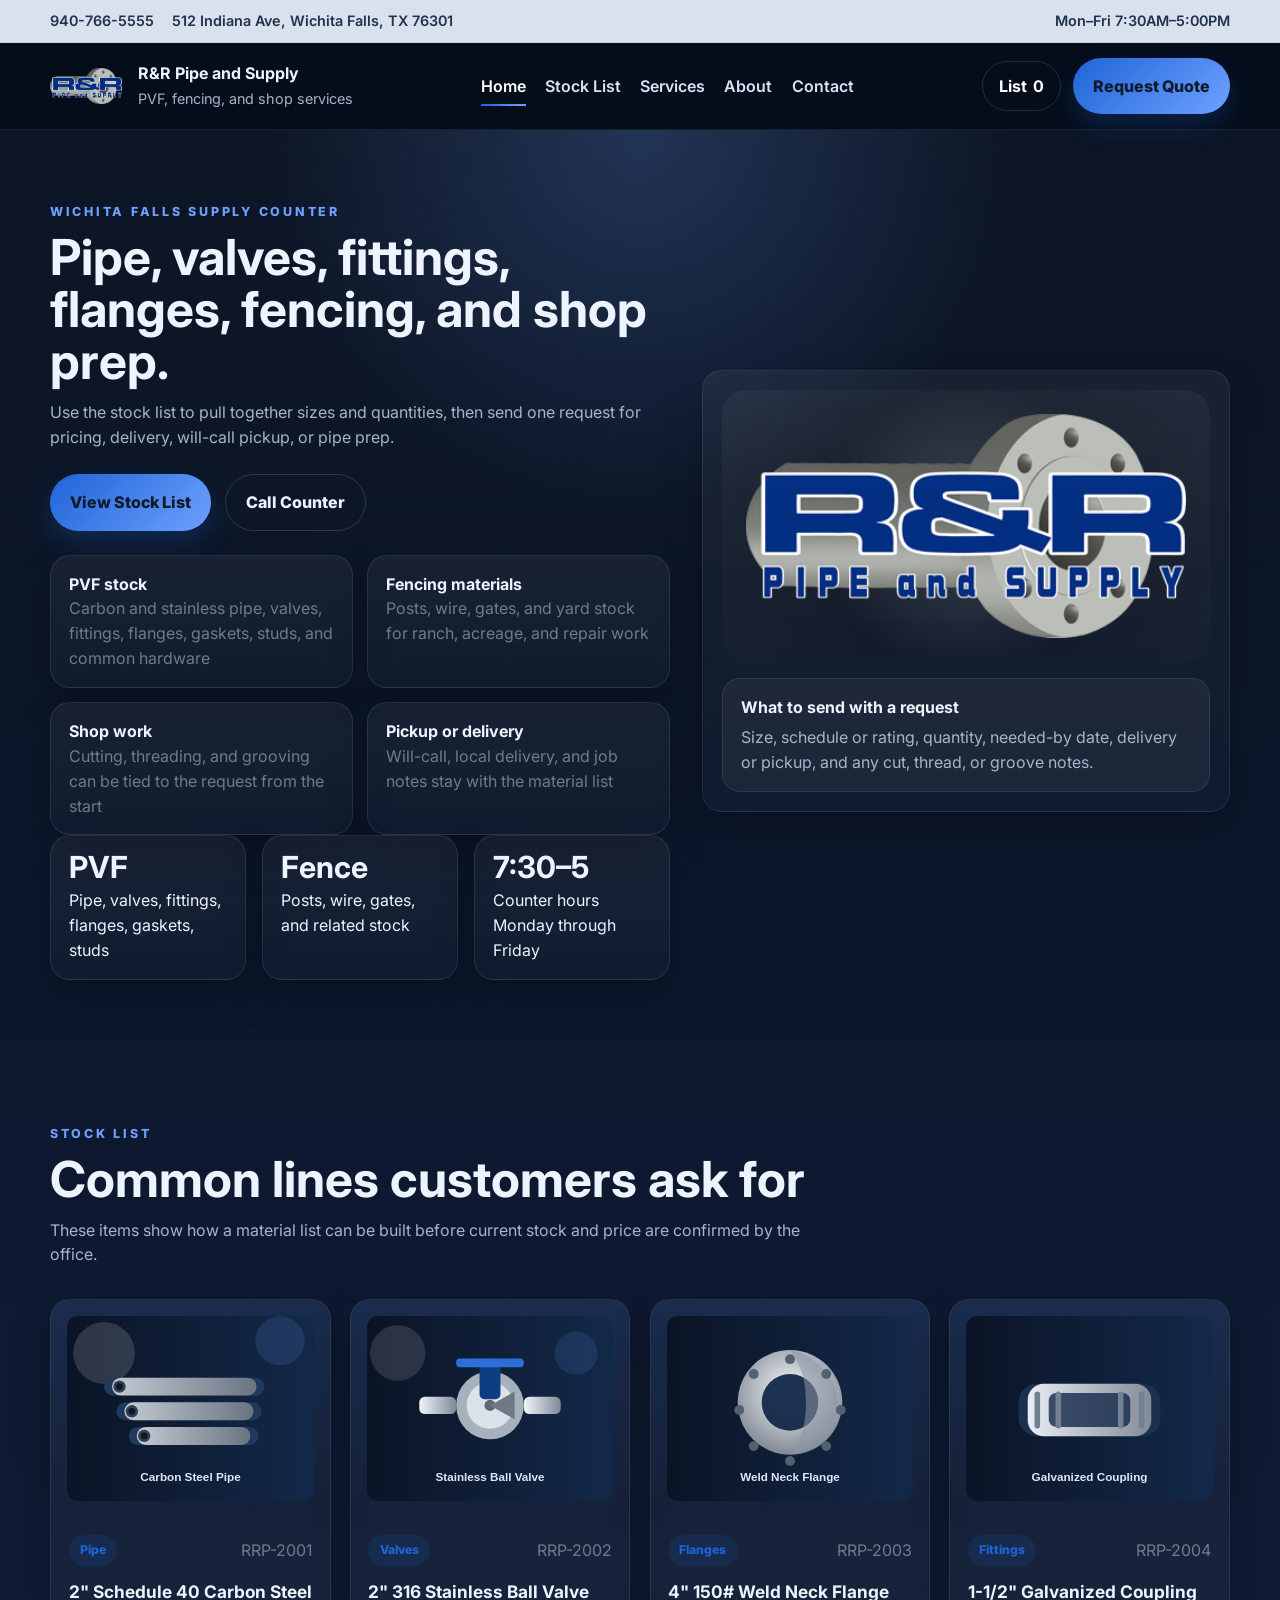
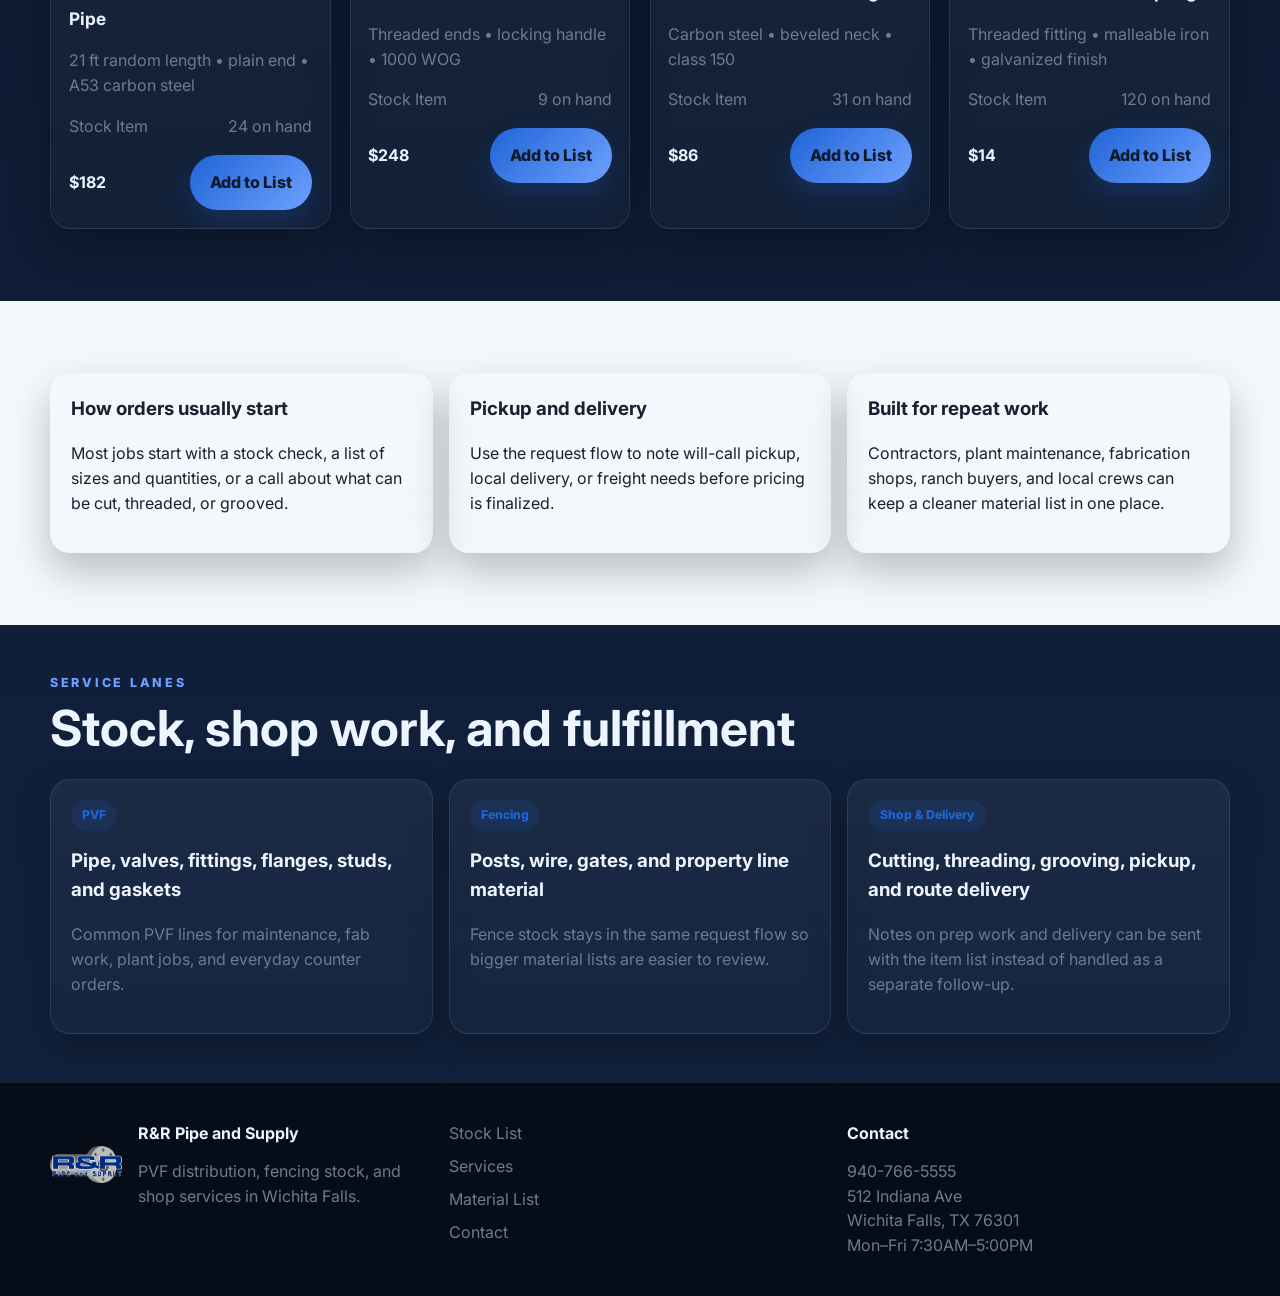
<file: index.html>
<!doctype html>
<html lang="en">
<head>
  <meta charset="UTF-8">
  <meta name="viewport" content="width=device-width, initial-scale=1.0">
  <title>R&amp;R Pipe and Supply | Wichita Falls, TX</title>
  <meta name="description" content="R&amp;R Pipe and Supply in Wichita Falls, Texas. Review common PVF and fencing stock, request pricing, and send delivery or pipe prep notes.">
  <link rel="preconnect" href="https://fonts.googleapis.com">
  <link rel="preconnect" href="https://fonts.gstatic.com" crossorigin>
  <link href="https://fonts.googleapis.com/css2?family=Inter:wght@400;500;600;700;800&display=swap" rel="stylesheet">
  <link rel="stylesheet" href="assets/css/styles.css">
</head>
<body>
  <div class="utility-bar">
    <div class="container utility-inner">
      <div class="utility-links">
        <a href="tel:9407665555">940-766-5555</a>
        <a href="https://maps.google.com/?q=512+Indiana+Ave+Wichita+Falls+TX+76301" target="_blank" rel="noreferrer">512 Indiana Ave, Wichita Falls, TX 76301</a>
      </div>
      <div class="utility-hours">Mon–Fri 7:30AM–5:00PM</div>
    </div>
  </div>

  <header class="site-header">
    <div class="container header-inner">
      <a class="brand" href="index.html">
        <img src="assets/images/logo.png" alt="R&amp;R Pipe and Supply logo">
        <div class="brand-copy">
          <strong>R&amp;R Pipe and Supply</strong>
          <span>PVF, fencing, and shop services</span>
        </div>
      </a>
      <nav class="nav" aria-label="Primary">
        <a href="index.html" aria-current="page">Home</a>
        <a href="inventory.html">Stock List</a>
        <a href="services.html">Services</a>
        <a href="about.html">About</a>
        <a href="contact.html">Contact</a>
      </nav>
      <div class="header-actions">
        <a class="cart-pill" href="cart.html">List <span data-cart-count>0</span></a>
        <a class="button button-primary" href="cart.html">Request Quote</a>
      </div>
    </div>
  </header>

  <main>
    <section class="hero section">
      <div class="container hero-grid">
        <div class="hero-copy">
          <div class="section-kicker">Wichita Falls Supply Counter</div>
          <h1 class="section-title">Pipe, valves, fittings, flanges, fencing, and shop prep.</h1>
          <p class="section-intro">Use the stock list to pull together sizes and quantities, then send one request for pricing, delivery, will-call pickup, or pipe prep.</p>
          <div class="hero-actions">
            <a class="button button-primary" href="inventory.html">View Stock List</a>
            <a class="button button-secondary" href="tel:9407665555">Call Counter</a>
          </div>
          <ul class="hero-points">
            <li><strong>PVF stock</strong><br><span class="product-sku">Carbon and stainless pipe, valves, fittings, flanges, gaskets, studs, and common hardware</span></li>
            <li><strong>Fencing materials</strong><br><span class="product-sku">Posts, wire, gates, and yard stock for ranch, acreage, and repair work</span></li>
            <li><strong>Shop work</strong><br><span class="product-sku">Cutting, threading, and grooving can be tied to the request from the start</span></li>
            <li><strong>Pickup or delivery</strong><br><span class="product-sku">Will-call, local delivery, and job notes stay with the material list</span></li>
          </ul>
          <div class="stat-grid">
            <div class="detail-card stat-card"><strong>PVF</strong><span>Pipe, valves, fittings, flanges, gaskets, studs</span></div>
            <div class="detail-card stat-card"><strong>Fence</strong><span>Posts, wire, gates, and related stock</span></div>
            <div class="detail-card stat-card"><strong>7:30–5</strong><span>Counter hours Monday through Friday</span></div>
          </div>
          <div data-home-banner></div>
        </div>
        <div class="hero-card">
          <div class="hero-logo-wrap">
            <img src="assets/images/logo.png" alt="R&amp;R Pipe and Supply logo">
          </div>
          <div class="hero-side-note">
            <strong>What to send with a request</strong>
            <p>Size, schedule or rating, quantity, needed-by date, delivery or pickup, and any cut, thread, or groove notes.</p>
          </div>
        </div>
      </div>
    </section>

    <section class="section">
      <div class="container">
        <div class="section-kicker">Stock List</div>
        <h2 class="section-title">Common lines customers ask for</h2>
        <p class="section-intro">These items show how a material list can be built before current stock and price are confirmed by the office.</p>
        <div class="product-grid" data-featured-products></div>
      </div>
    </section>

    <section class="section section-light">
      <div class="container info-grid">
        <article class="info-card pad-card">
          <h3>How orders usually start</h3>
          <p>Most jobs start with a stock check, a list of sizes and quantities, or a call about what can be cut, threaded, or grooved.</p>
        </article>
        <article class="info-card pad-card">
          <h3>Pickup and delivery</h3>
          <p>Use the request flow to note will-call pickup, local delivery, or freight needs before pricing is finalized.</p>
        </article>
        <article class="info-card pad-card">
          <h3>Built for repeat work</h3>
          <p>Contractors, plant maintenance, fabrication shops, ranch buyers, and local crews can keep a cleaner material list in one place.</p>
        </article>
      </div>
    </section>

    <section class="section section-tight">
      <div class="container">
        <div class="section-kicker">Service Lanes</div>
        <h2 class="section-title">Stock, shop work, and fulfillment</h2>
        <div class="service-mini-grid">
          <article class="service-mini-card">
            <span class="product-badge">PVF</span>
            <h3>Pipe, valves, fittings, flanges, studs, and gaskets</h3>
            <p class="service-copy">Common PVF lines for maintenance, fab work, plant jobs, and everyday counter orders.</p>
          </article>
          <article class="service-mini-card">
            <span class="product-badge">Fencing</span>
            <h3>Posts, wire, gates, and property line material</h3>
            <p class="service-copy">Fence stock stays in the same request flow so bigger material lists are easier to review.</p>
          </article>
          <article class="service-mini-card">
            <span class="product-badge">Shop &amp; Delivery</span>
            <h3>Cutting, threading, grooving, pickup, and route delivery</h3>
            <p class="service-copy">Notes on prep work and delivery can be sent with the item list instead of handled as a separate follow-up.</p>
          </article>
        </div>
      </div>
    </section>
  </main>

  <footer class="site-footer">
    <div class="container footer-grid">
      <div>
        <div class="footer-brand">
          <img src="assets/images/logo.png" alt="R&amp;R Pipe and Supply logo">
          <div>
            <strong>R&amp;R Pipe and Supply</strong>
            <div class="footer-copy">PVF distribution, fencing stock, and shop services in Wichita Falls.</div>
          </div>
        </div>
      </div>
      <div class="footer-links">
        <a href="inventory.html">Stock List</a>
        <a href="services.html">Services</a>
        <a href="cart.html">Material List</a>
        <a href="contact.html">Contact</a>
      </div>
      <div>
        <strong>Contact</strong>
        <div class="footer-copy"><a href="tel:9407665555">940-766-5555</a><br><a href="https://maps.google.com/?q=512+Indiana+Ave+Wichita+Falls+TX+76301" target="_blank" rel="noreferrer">512 Indiana Ave<br>Wichita Falls, TX 76301</a><br>Mon–Fri 7:30AM–5:00PM</div>
      </div>
    </div>
  </footer>
  <script src="assets/js/products.js"></script>
  <script src="assets/js/site.js"></script>
</body>
</html>
</file>
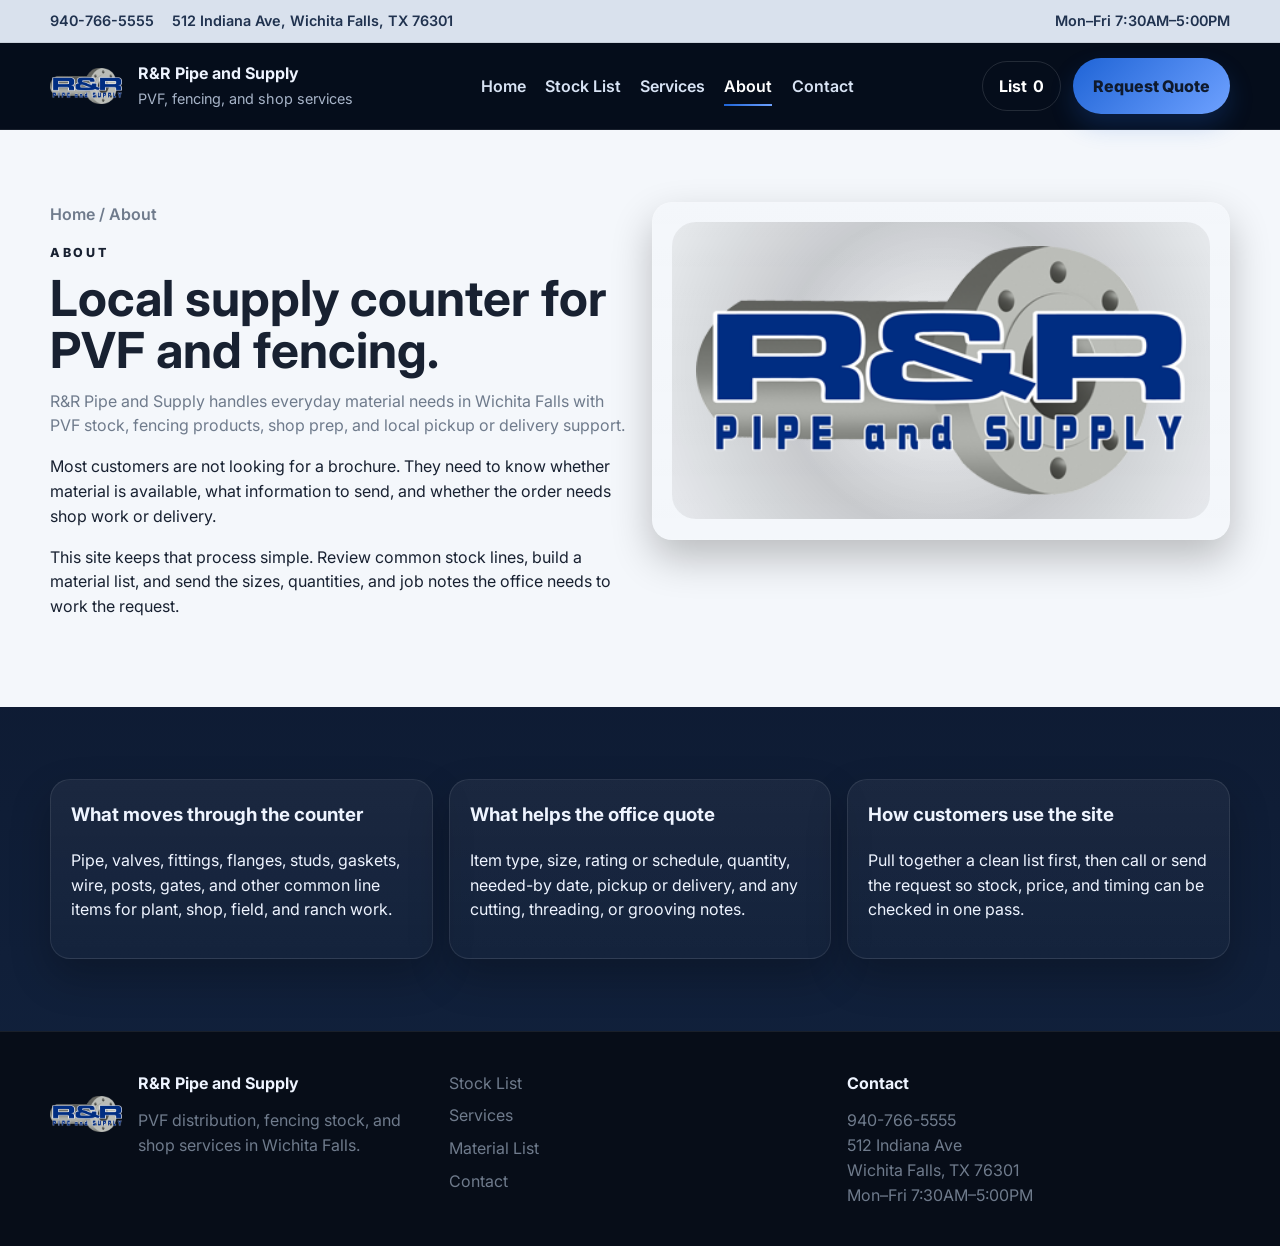
<file: about.html>
<!doctype html>
<html lang="en">
<head>
  <meta charset="UTF-8">
  <meta name="viewport" content="width=device-width, initial-scale=1.0">
  <title>About | R&amp;R Pipe and Supply</title>
  <meta name="description" content="About R&amp;R Pipe and Supply in Wichita Falls, Texas, including stocked lines, service work, and how material requests are handled.">
  <link rel="preconnect" href="https://fonts.googleapis.com">
  <link rel="preconnect" href="https://fonts.gstatic.com" crossorigin>
  <link href="https://fonts.googleapis.com/css2?family=Inter:wght@400;500;600;700;800&display=swap" rel="stylesheet">
  <link rel="stylesheet" href="assets/css/styles.css">
</head>
<body>
  <div class="utility-bar">
    <div class="container utility-inner">
      <div class="utility-links">
        <a href="tel:9407665555">940-766-5555</a>
        <a href="https://maps.google.com/?q=512+Indiana+Ave+Wichita+Falls+TX+76301" target="_blank" rel="noreferrer">512 Indiana Ave, Wichita Falls, TX 76301</a>
      </div>
      <div class="utility-hours">Mon–Fri 7:30AM–5:00PM</div>
    </div>
  </div>
  <header class="site-header">
    <div class="container header-inner">
      <a class="brand" href="index.html">
        <img src="assets/images/logo.png" alt="R&amp;R Pipe and Supply logo">
        <div class="brand-copy">
          <strong>R&amp;R Pipe and Supply</strong>
          <span>PVF, fencing, and shop services</span>
        </div>
      </a>
      <nav class="nav" aria-label="Primary">
        <a href="index.html">Home</a>
        <a href="inventory.html">Stock List</a>
        <a href="services.html">Services</a>
        <a href="about.html" aria-current="page">About</a>
        <a href="contact.html">Contact</a>
      </nav>
      <div class="header-actions">
        <a class="cart-pill" href="cart.html">List <span data-cart-count>0</span></a>
        <a class="button button-primary" href="cart.html">Request Quote</a>
      </div>
    </div>
  </header>

  <main>
    <section class="section section-light">
      <div class="container about-grid">
        <div>
          <div class="breadcrumbs">Home / About</div>
          <div class="section-kicker">About</div>
          <h1 class="section-title">Local supply counter for PVF and fencing.</h1>
          <p class="section-intro">R&amp;R Pipe and Supply handles everyday material needs in Wichita Falls with PVF stock, fencing products, shop prep, and local pickup or delivery support.</p>
          <p>Most customers are not looking for a brochure. They need to know whether material is available, what information to send, and whether the order needs shop work or delivery.</p>
          <p>This site keeps that process simple. Review common stock lines, build a material list, and send the sizes, quantities, and job notes the office needs to work the request.</p>
        </div>
        <div class="hero-card about-card">
          <div class="hero-logo-wrap">
            <img src="assets/images/logo.png" alt="R&amp;R Pipe and Supply logo">
          </div>
        </div>
      </div>
    </section>

    <section class="section">
      <div class="container info-grid">
        <article class="info-card pad-card">
          <h3>What moves through the counter</h3>
          <p>Pipe, valves, fittings, flanges, studs, gaskets, wire, posts, gates, and other common line items for plant, shop, field, and ranch work.</p>
        </article>
        <article class="info-card pad-card">
          <h3>What helps the office quote</h3>
          <p>Item type, size, rating or schedule, quantity, needed-by date, pickup or delivery, and any cutting, threading, or grooving notes.</p>
        </article>
        <article class="info-card pad-card">
          <h3>How customers use the site</h3>
          <p>Pull together a clean list first, then call or send the request so stock, price, and timing can be checked in one pass.</p>
        </article>
      </div>
    </section>
  </main>

  <footer class="site-footer">
    <div class="container footer-grid">
      <div>
        <div class="footer-brand">
          <img src="assets/images/logo.png" alt="R&amp;R Pipe and Supply logo">
          <div>
            <strong>R&amp;R Pipe and Supply</strong>
            <div class="footer-copy">PVF distribution, fencing stock, and shop services in Wichita Falls.</div>
          </div>
        </div>
      </div>
      <div class="footer-links">
        <a href="inventory.html">Stock List</a>
        <a href="services.html">Services</a>
        <a href="cart.html">Material List</a>
        <a href="contact.html">Contact</a>
      </div>
      <div>
        <strong>Contact</strong>
        <div class="footer-copy"><a href="tel:9407665555">940-766-5555</a><br><a href="https://maps.google.com/?q=512+Indiana+Ave+Wichita+Falls+TX+76301" target="_blank" rel="noreferrer">512 Indiana Ave<br>Wichita Falls, TX 76301</a><br>Mon–Fri 7:30AM–5:00PM</div>
      </div>
    </div>
  </footer>
  <script src="assets/js/products.js"></script>
  <script src="assets/js/site.js"></script>
</body>
</html>
</file>
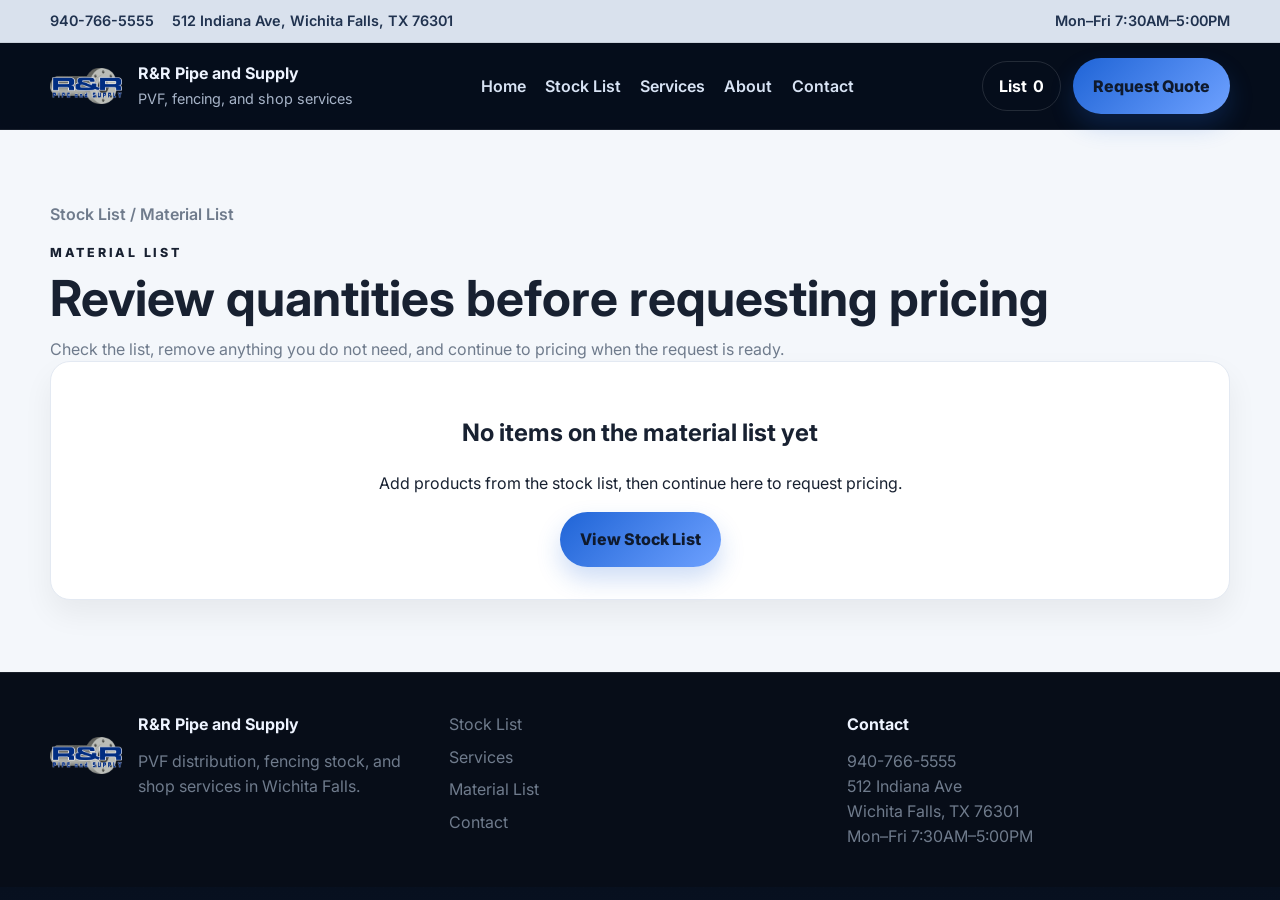
<file: cart.html>
<!doctype html>
<html lang="en">
<head>
  <meta charset="UTF-8">
  <meta name="viewport" content="width=device-width, initial-scale=1.0">
  <title>Material List | R&amp;R Pipe and Supply</title>
  <meta name="description" content="Review selected items and prepare a pricing request with R&amp;R Pipe and Supply.">
  <link rel="preconnect" href="https://fonts.googleapis.com">
  <link rel="preconnect" href="https://fonts.gstatic.com" crossorigin>
  <link href="https://fonts.googleapis.com/css2?family=Inter:wght@400;500;600;700;800&display=swap" rel="stylesheet">
  <link rel="stylesheet" href="assets/css/styles.css">
</head>
<body>
  <div class="utility-bar">
    <div class="container utility-inner">
      <div class="utility-links">
        <a href="tel:9407665555">940-766-5555</a>
        <a href="https://maps.google.com/?q=512+Indiana+Ave+Wichita+Falls+TX+76301" target="_blank" rel="noreferrer">512 Indiana Ave, Wichita Falls, TX 76301</a>
      </div>
      <div class="utility-hours">Mon–Fri 7:30AM–5:00PM</div>
    </div>
  </div>
  <header class="site-header">
    <div class="container header-inner">
      <a class="brand" href="index.html">
        <img src="assets/images/logo.png" alt="R&amp;R Pipe and Supply logo">
        <div class="brand-copy">
          <strong>R&amp;R Pipe and Supply</strong>
          <span>PVF, fencing, and shop services</span>
        </div>
      </a>
      <nav class="nav" aria-label="Primary">
        <a href="index.html">Home</a>
        <a href="inventory.html">Stock List</a>
        <a href="services.html">Services</a>
        <a href="about.html">About</a>
        <a href="contact.html">Contact</a>
      </nav>
      <div class="header-actions">
        <a class="cart-pill" href="cart.html">List <span data-cart-count>0</span></a>
        <a class="button button-primary" href="checkout.html">Request Quote</a>
      </div>
    </div>
  </header>

  <main class="section section-light">
    <div class="container">
      <div class="breadcrumbs">Stock List / Material List</div>
      <div class="section-kicker">Material List</div>
      <h1 class="section-title">Review quantities before requesting pricing</h1>
      <p class="section-intro">Check the list, remove anything you do not need, and continue to pricing when the request is ready.</p>
      <div data-cart-page></div>
    </div>
  </main>

  <footer class="site-footer">
    <div class="container footer-grid">
      <div>
        <div class="footer-brand">
          <img src="assets/images/logo.png" alt="R&amp;R Pipe and Supply logo">
          <div>
            <strong>R&amp;R Pipe and Supply</strong>
            <div class="footer-copy">PVF distribution, fencing stock, and shop services in Wichita Falls.</div>
          </div>
        </div>
      </div>
      <div class="footer-links">
        <a href="inventory.html">Stock List</a>
        <a href="services.html">Services</a>
        <a href="cart.html">Material List</a>
        <a href="contact.html">Contact</a>
      </div>
      <div>
        <strong>Contact</strong>
        <div class="footer-copy"><a href="tel:9407665555">940-766-5555</a><br><a href="https://maps.google.com/?q=512+Indiana+Ave+Wichita+Falls+TX+76301" target="_blank" rel="noreferrer">512 Indiana Ave<br>Wichita Falls, TX 76301</a><br>Mon–Fri 7:30AM–5:00PM</div>
      </div>
    </div>
  </footer>
  <script src="assets/js/products.js"></script>
  <script src="assets/js/site.js"></script>
</body>
</html>
</file>
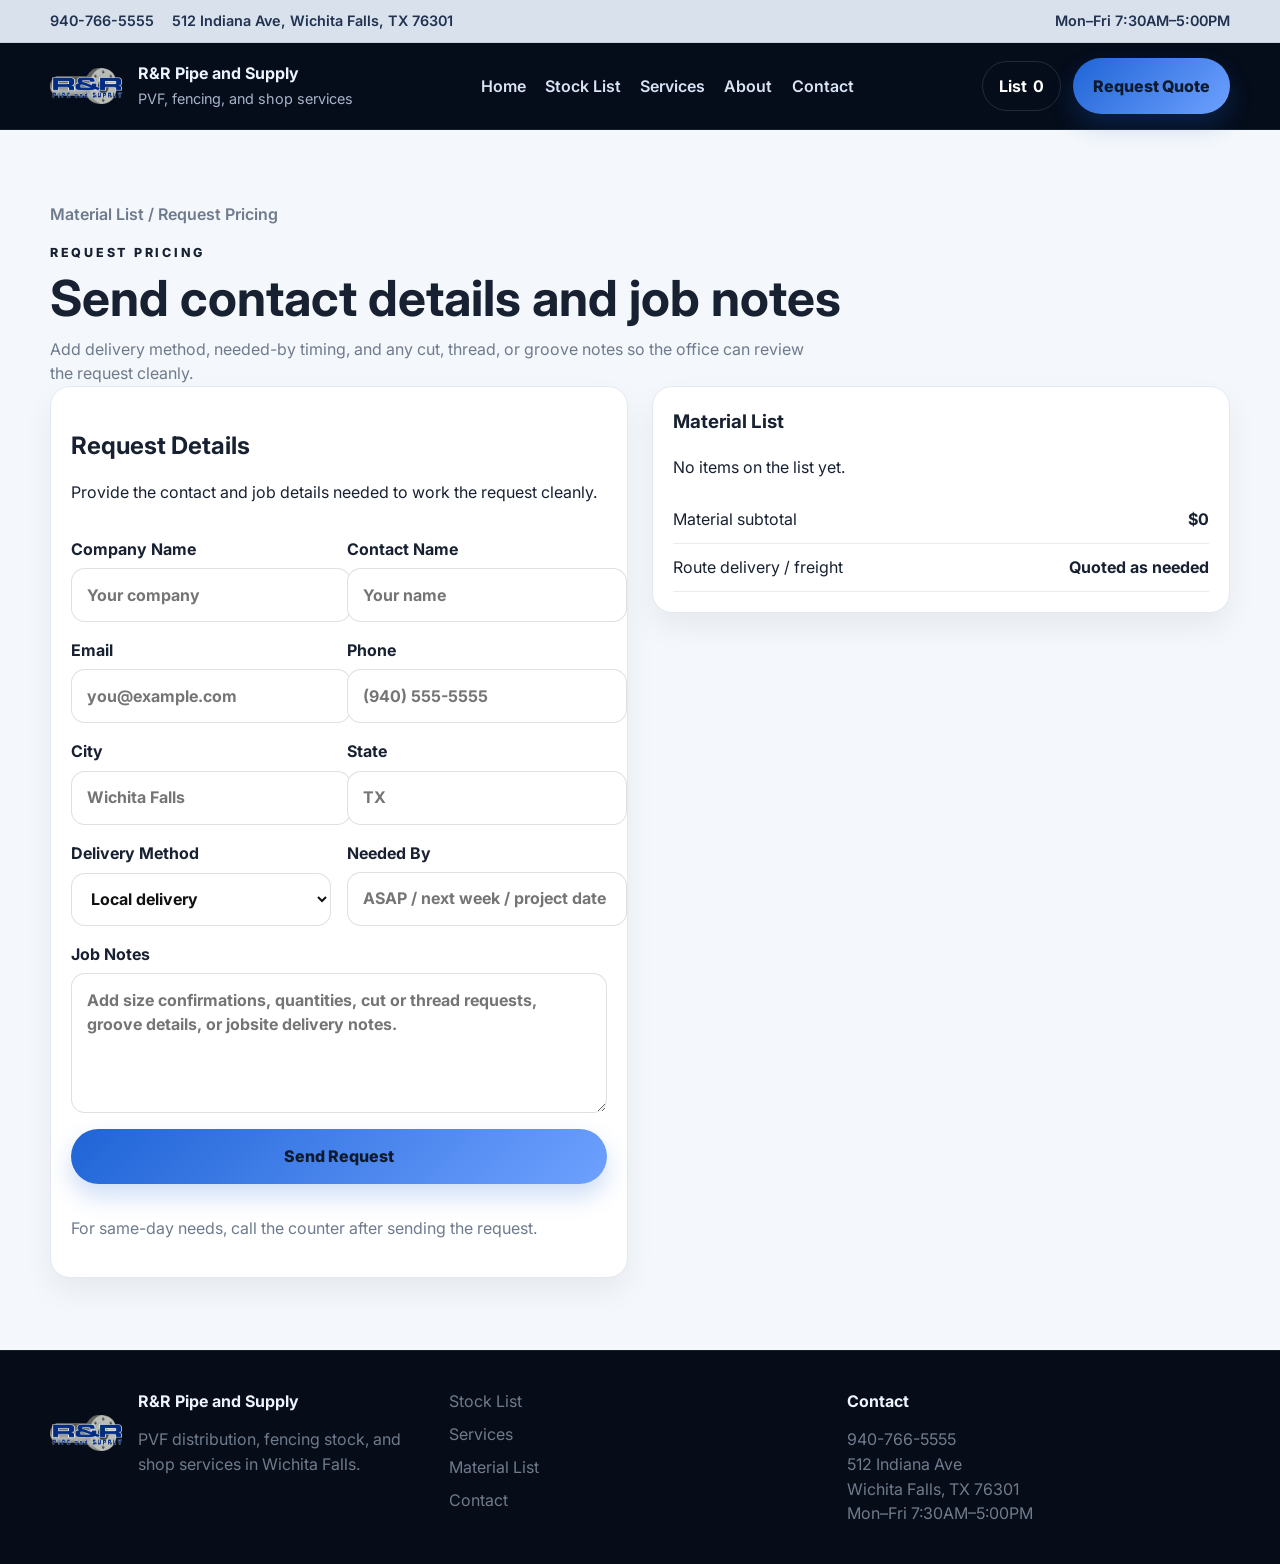
<file: checkout.html>
<!doctype html>
<html lang="en">
<head>
  <meta charset="UTF-8">
  <meta name="viewport" content="width=device-width, initial-scale=1.0">
  <title>Request Pricing | R&amp;R Pipe and Supply</title>
  <meta name="description" content="Send a pricing request for common stock, delivery, or shop prep needs with R&amp;R Pipe and Supply.">
  <link rel="preconnect" href="https://fonts.googleapis.com">
  <link rel="preconnect" href="https://fonts.gstatic.com" crossorigin>
  <link href="https://fonts.googleapis.com/css2?family=Inter:wght@400;500;600;700;800&display=swap" rel="stylesheet">
  <link rel="stylesheet" href="assets/css/styles.css">
</head>
<body>
  <div class="utility-bar">
    <div class="container utility-inner">
      <div class="utility-links">
        <a href="tel:9407665555">940-766-5555</a>
        <a href="https://maps.google.com/?q=512+Indiana+Ave+Wichita+Falls+TX+76301" target="_blank" rel="noreferrer">512 Indiana Ave, Wichita Falls, TX 76301</a>
      </div>
      <div class="utility-hours">Mon–Fri 7:30AM–5:00PM</div>
    </div>
  </div>
  <header class="site-header">
    <div class="container header-inner">
      <a class="brand" href="index.html">
        <img src="assets/images/logo.png" alt="R&amp;R Pipe and Supply logo">
        <div class="brand-copy">
          <strong>R&amp;R Pipe and Supply</strong>
          <span>PVF, fencing, and shop services</span>
        </div>
      </a>
      <nav class="nav" aria-label="Primary">
        <a href="index.html">Home</a>
        <a href="inventory.html">Stock List</a>
        <a href="services.html">Services</a>
        <a href="about.html">About</a>
        <a href="contact.html">Contact</a>
      </nav>
      <div class="header-actions">
        <a class="cart-pill" href="cart.html">List <span data-cart-count>0</span></a>
        <a class="button button-primary" href="checkout.html">Request Quote</a>
      </div>
    </div>
  </header>

  <main class="section section-light">
    <div class="container">
      <div class="breadcrumbs">Material List / Request Pricing</div>
      <div class="section-kicker">Request Pricing</div>
      <h1 class="section-title">Send contact details and job notes</h1>
      <p class="section-intro">Add delivery method, needed-by timing, and any cut, thread, or groove notes so the office can review the request cleanly.</p>
      <div data-checkout-page></div>
    </div>
  </main>

  <footer class="site-footer">
    <div class="container footer-grid">
      <div>
        <div class="footer-brand">
          <img src="assets/images/logo.png" alt="R&amp;R Pipe and Supply logo">
          <div>
            <strong>R&amp;R Pipe and Supply</strong>
            <div class="footer-copy">PVF distribution, fencing stock, and shop services in Wichita Falls.</div>
          </div>
        </div>
      </div>
      <div class="footer-links">
        <a href="inventory.html">Stock List</a>
        <a href="services.html">Services</a>
        <a href="cart.html">Material List</a>
        <a href="contact.html">Contact</a>
      </div>
      <div>
        <strong>Contact</strong>
        <div class="footer-copy"><a href="tel:9407665555">940-766-5555</a><br><a href="https://maps.google.com/?q=512+Indiana+Ave+Wichita+Falls+TX+76301" target="_blank" rel="noreferrer">512 Indiana Ave<br>Wichita Falls, TX 76301</a><br>Mon–Fri 7:30AM–5:00PM</div>
      </div>
    </div>
  </footer>
  <script src="assets/js/products.js"></script>
  <script src="assets/js/site.js"></script>
</body>
</html>
</file>
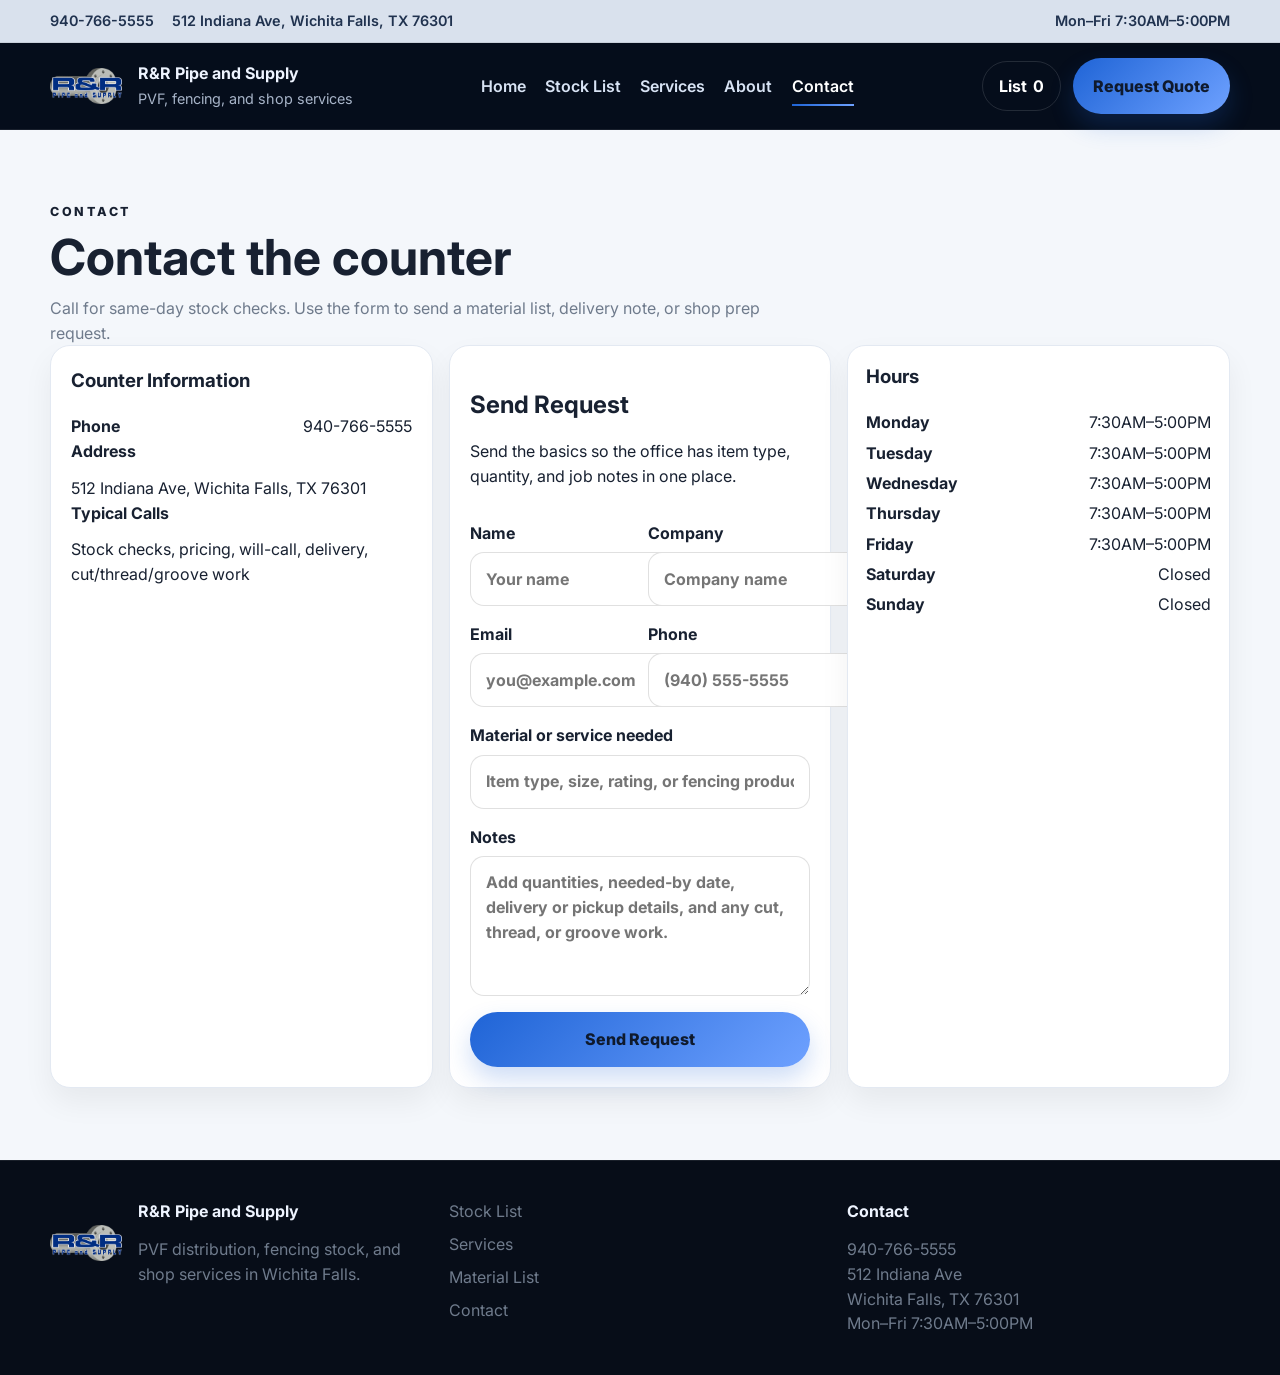
<file: contact.html>
<!doctype html>
<html lang="en">
<head>
  <meta charset="UTF-8">
  <meta name="viewport" content="width=device-width, initial-scale=1.0">
  <title>Contact | R&amp;R Pipe and Supply</title>
  <meta name="description" content="Call or send a request to R&amp;R Pipe and Supply for stock checks, pricing, delivery, or pipe prep needs.">
  <link rel="preconnect" href="https://fonts.googleapis.com">
  <link rel="preconnect" href="https://fonts.gstatic.com" crossorigin>
  <link href="https://fonts.googleapis.com/css2?family=Inter:wght@400;500;600;700;800&display=swap" rel="stylesheet">
  <link rel="stylesheet" href="assets/css/styles.css">
</head>
<body>
  <div class="utility-bar">
    <div class="container utility-inner">
      <div class="utility-links">
        <a href="tel:9407665555">940-766-5555</a>
        <a href="https://maps.google.com/?q=512+Indiana+Ave+Wichita+Falls+TX+76301" target="_blank" rel="noreferrer">512 Indiana Ave, Wichita Falls, TX 76301</a>
      </div>
      <div class="utility-hours">Mon–Fri 7:30AM–5:00PM</div>
    </div>
  </div>
  <header class="site-header">
    <div class="container header-inner">
      <a class="brand" href="index.html">
        <img src="assets/images/logo.png" alt="R&amp;R Pipe and Supply logo">
        <div class="brand-copy">
          <strong>R&amp;R Pipe and Supply</strong>
          <span>PVF, fencing, and shop services</span>
        </div>
      </a>
      <nav class="nav" aria-label="Primary">
        <a href="index.html">Home</a>
        <a href="inventory.html">Stock List</a>
        <a href="services.html">Services</a>
        <a href="about.html">About</a>
        <a href="contact.html" aria-current="page">Contact</a>
      </nav>
      <div class="header-actions">
        <a class="cart-pill" href="cart.html">List <span data-cart-count>0</span></a>
        <a class="button button-primary" href="cart.html">Request Quote</a>
      </div>
    </div>
  </header>

  <main class="section section-light">
    <div class="container">
      <div class="section-kicker">Contact</div>
      <h1 class="section-title">Contact the counter</h1>
      <p class="section-intro">Call for same-day stock checks. Use the form to send a material list, delivery note, or shop prep request.</p>
      <div class="contact-grid">
        <article class="contact-card">
          <h3>Counter Information</h3>
          <div class="contact-lines"><strong>Phone</strong><span><a href="tel:9407665555">940-766-5555</a></span></div>
          <div class="contact-lines"><strong>Address</strong><span><a href="https://maps.google.com/?q=512+Indiana+Ave+Wichita+Falls+TX+76301" target="_blank" rel="noreferrer">512 Indiana Ave, Wichita Falls, TX 76301</a></span></div>
          <div class="contact-lines"><strong>Typical Calls</strong><span>Stock checks, pricing, will-call, delivery, cut/thread/groove work</span></div>
        </article>
        <form class="checkout-form" data-contact-form>
          <div class="section-heading"><h2>Send Request</h2><p>Send the basics so the office has item type, quantity, and job notes in one place.</p></div>
          <div class="form-grid">
            <label><span>Name</span><input placeholder="Your name"></label>
            <label><span>Company</span><input placeholder="Company name"></label>
            <label><span>Email</span><input type="email" placeholder="you@example.com"></label>
            <label><span>Phone</span><input placeholder="(940) 555-5555"></label>
            <label class="full"><span>Material or service needed</span><input placeholder="Item type, size, rating, or fencing product"></label>
            <label class="full"><span>Notes</span><textarea placeholder="Add quantities, needed-by date, delivery or pickup details, and any cut, thread, or groove work."></textarea></label>
          </div>
          <button class="button button-primary" type="submit">Send Request</button>
        </form>
        <article class="contact-card note-panel">
          <h3>Hours</h3>
          <ul class="hours-list">
            <li><strong>Monday</strong><span>7:30AM–5:00PM</span></li>
            <li><strong>Tuesday</strong><span>7:30AM–5:00PM</span></li>
            <li><strong>Wednesday</strong><span>7:30AM–5:00PM</span></li>
            <li><strong>Thursday</strong><span>7:30AM–5:00PM</span></li>
            <li><strong>Friday</strong><span>7:30AM–5:00PM</span></li>
            <li><strong>Saturday</strong><span>Closed</span></li>
            <li><strong>Sunday</strong><span>Closed</span></li>
          </ul>
        </article>
      </div>
    </div>
  </main>

  <footer class="site-footer">
    <div class="container footer-grid">
      <div>
        <div class="footer-brand">
          <img src="assets/images/logo.png" alt="R&amp;R Pipe and Supply logo">
          <div>
            <strong>R&amp;R Pipe and Supply</strong>
            <div class="footer-copy">PVF distribution, fencing stock, and shop services in Wichita Falls.</div>
          </div>
        </div>
      </div>
      <div class="footer-links">
        <a href="inventory.html">Stock List</a>
        <a href="services.html">Services</a>
        <a href="cart.html">Material List</a>
        <a href="contact.html">Contact</a>
      </div>
      <div>
        <strong>Contact</strong>
        <div class="footer-copy"><a href="tel:9407665555">940-766-5555</a><br><a href="https://maps.google.com/?q=512+Indiana+Ave+Wichita+Falls+TX+76301" target="_blank" rel="noreferrer">512 Indiana Ave<br>Wichita Falls, TX 76301</a><br>Mon–Fri 7:30AM–5:00PM</div>
      </div>
    </div>
  </footer>
  <script src="assets/js/products.js"></script>
  <script src="assets/js/site.js"></script>
</body>
</html>
</file>
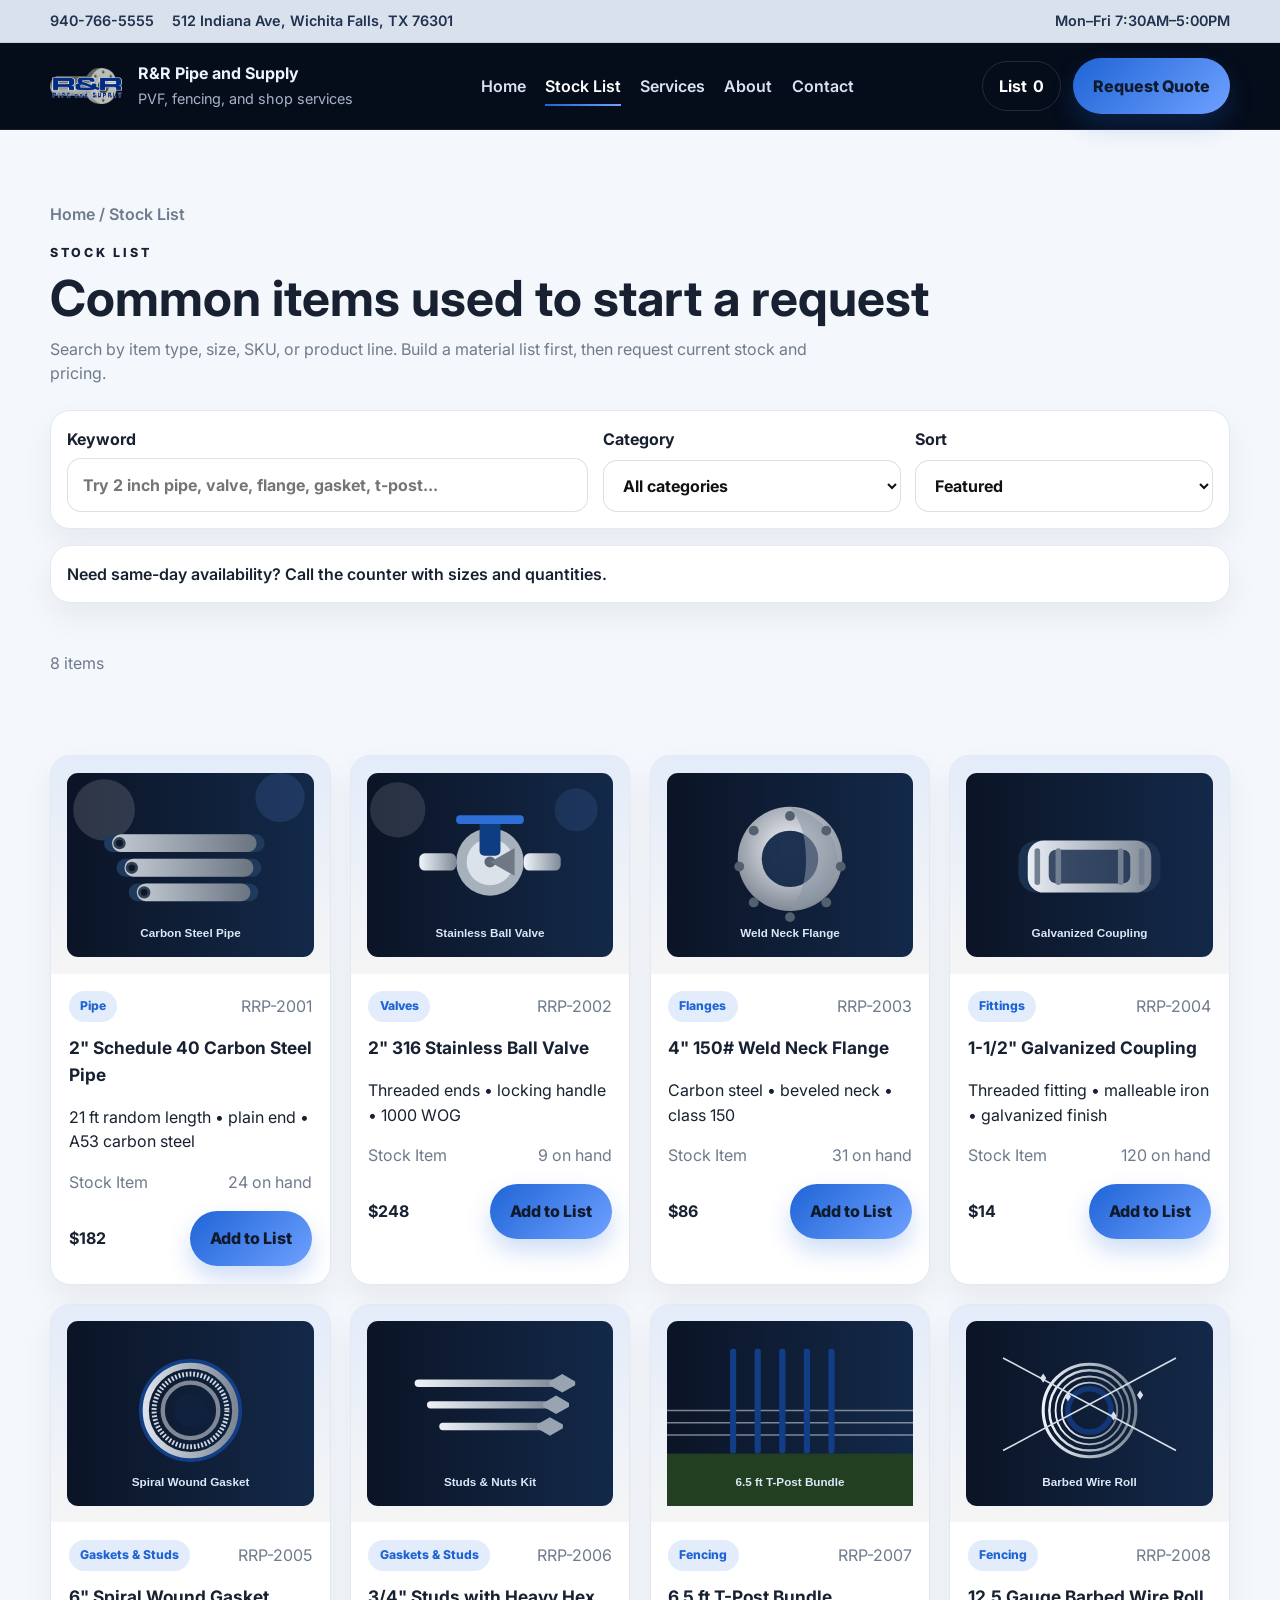
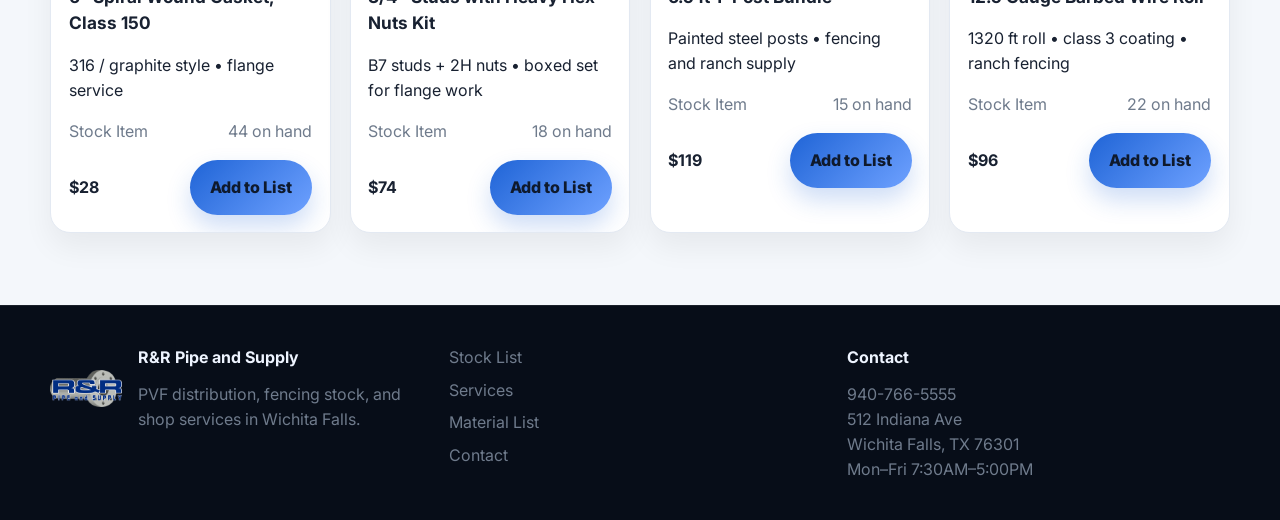
<file: inventory.html>
<!doctype html>
<html lang="en">
<head>
  <meta charset="UTF-8">
  <meta name="viewport" content="width=device-width, initial-scale=1.0">
  <title>Stock List | R&amp;R Pipe and Supply</title>
  <meta name="description" content="Browse common PVF and fencing stock categories from R&amp;R Pipe and Supply in Wichita Falls.">
  <link rel="preconnect" href="https://fonts.googleapis.com">
  <link rel="preconnect" href="https://fonts.gstatic.com" crossorigin>
  <link href="https://fonts.googleapis.com/css2?family=Inter:wght@400;500;600;700;800&display=swap" rel="stylesheet">
  <link rel="stylesheet" href="assets/css/styles.css">
</head>
<body>
  <div class="utility-bar">
    <div class="container utility-inner">
      <div class="utility-links">
        <a href="tel:9407665555">940-766-5555</a>
        <a href="https://maps.google.com/?q=512+Indiana+Ave+Wichita+Falls+TX+76301" target="_blank" rel="noreferrer">512 Indiana Ave, Wichita Falls, TX 76301</a>
      </div>
      <div class="utility-hours">Mon–Fri 7:30AM–5:00PM</div>
    </div>
  </div>
  <header class="site-header">
    <div class="container header-inner">
      <a class="brand" href="index.html">
        <img src="assets/images/logo.png" alt="R&amp;R Pipe and Supply logo">
        <div class="brand-copy">
          <strong>R&amp;R Pipe and Supply</strong>
          <span>PVF, fencing, and shop services</span>
        </div>
      </a>
      <nav class="nav" aria-label="Primary">
        <a href="index.html">Home</a>
        <a href="inventory.html" aria-current="page">Stock List</a>
        <a href="services.html">Services</a>
        <a href="about.html">About</a>
        <a href="contact.html">Contact</a>
      </nav>
      <div class="header-actions">
        <a class="cart-pill" href="cart.html">List <span data-cart-count>0</span></a>
        <a class="button button-primary" href="cart.html">Request Quote</a>
      </div>
    </div>
  </header>

  <main class="section section-light">
    <div class="container">
      <div class="breadcrumbs">Home / Stock List</div>
      <div class="section-kicker">Stock List</div>
      <h1 class="section-title">Common items used to start a request</h1>
      <p class="section-intro">Search by item type, size, SKU, or product line. Build a material list first, then request current stock and pricing.</p>
      <div class="filters">
        <label><span>Keyword</span><input data-search type="text" placeholder="Try 2 inch pipe, valve, flange, gasket, t-post..."></label>
        <label><span>Category</span><select data-category><option value="all">All categories</option><option value="Pipe">Pipe</option><option value="Valves">Valves</option><option value="Flanges">Flanges</option><option value="Fittings">Fittings</option><option value="Gaskets &amp; Studs">Gaskets &amp; Studs</option><option value="Fencing">Fencing</option></select></label>
        <label><span>Sort</span><select data-sort><option value="featured">Featured</option><option value="price-low">Price: Low to High</option><option value="price-high">Price: High to Low</option><option value="name">Name</option></select></label>
      </div>
      <div class="list-note">Need same-day availability? Call the counter with sizes and quantities.</div>
      <p class="section-intro section-tight" data-results-count>8 items</p>
      <div class="product-grid" data-inventory-grid></div>
    </div>
  </main>

  <footer class="site-footer">
    <div class="container footer-grid">
      <div>
        <div class="footer-brand">
          <img src="assets/images/logo.png" alt="R&amp;R Pipe and Supply logo">
          <div>
            <strong>R&amp;R Pipe and Supply</strong>
            <div class="footer-copy">PVF distribution, fencing stock, and shop services in Wichita Falls.</div>
          </div>
        </div>
      </div>
      <div class="footer-links">
        <a href="inventory.html">Stock List</a>
        <a href="services.html">Services</a>
        <a href="cart.html">Material List</a>
        <a href="contact.html">Contact</a>
      </div>
      <div>
        <strong>Contact</strong>
        <div class="footer-copy"><a href="tel:9407665555">940-766-5555</a><br><a href="https://maps.google.com/?q=512+Indiana+Ave+Wichita+Falls+TX+76301" target="_blank" rel="noreferrer">512 Indiana Ave<br>Wichita Falls, TX 76301</a><br>Mon–Fri 7:30AM–5:00PM</div>
      </div>
    </div>
  </footer>
  <script src="assets/js/products.js"></script>
  <script src="assets/js/site.js"></script>
</body>
</html>
</file>
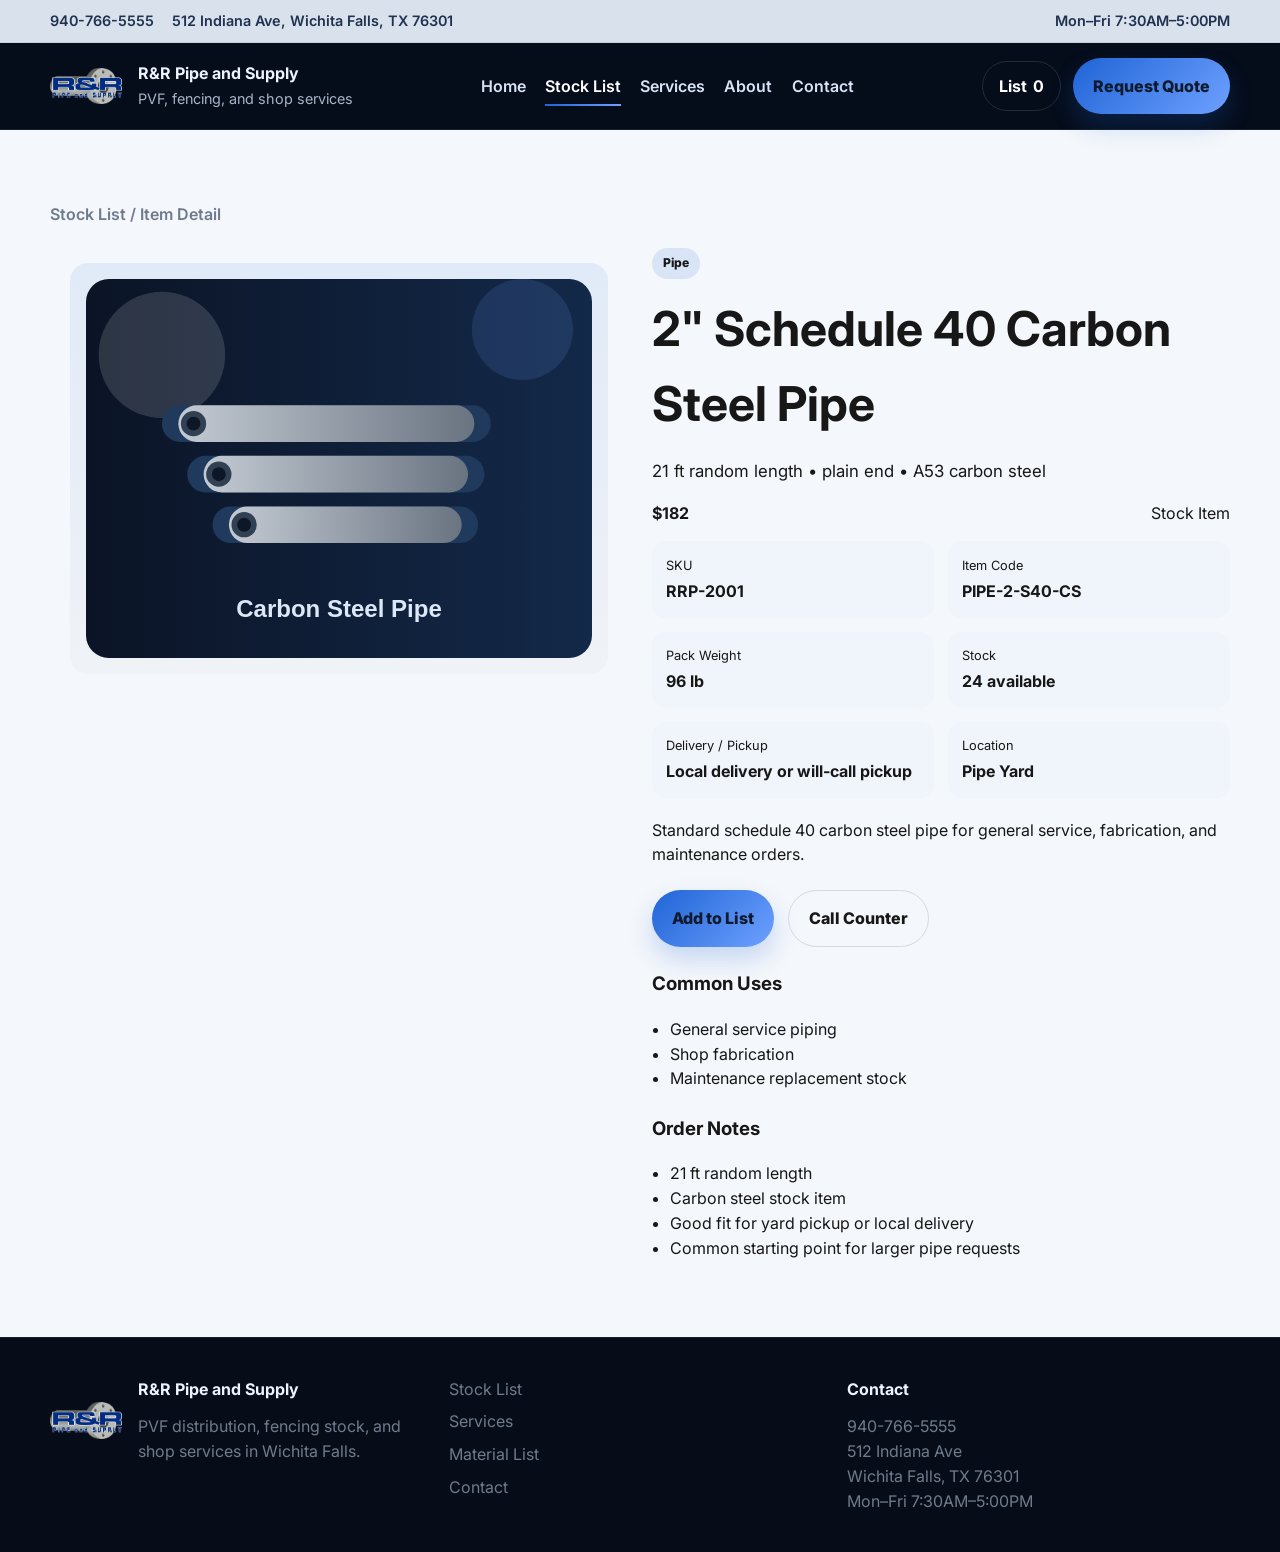
<file: product.html>
<!doctype html>
<html lang="en">
<head>
  <meta charset="UTF-8">
  <meta name="viewport" content="width=device-width, initial-scale=1.0">
  <title>Item Detail | R&amp;R Pipe and Supply</title>
  <meta name="description" content="View item detail, stock notes, and pricing-request information from R&amp;R Pipe and Supply.">
  <link rel="preconnect" href="https://fonts.googleapis.com">
  <link rel="preconnect" href="https://fonts.gstatic.com" crossorigin>
  <link href="https://fonts.googleapis.com/css2?family=Inter:wght@400;500;600;700;800&display=swap" rel="stylesheet">
  <link rel="stylesheet" href="assets/css/styles.css">
</head>
<body>
  <div class="utility-bar">
    <div class="container utility-inner">
      <div class="utility-links">
        <a href="tel:9407665555">940-766-5555</a>
        <a href="https://maps.google.com/?q=512+Indiana+Ave+Wichita+Falls+TX+76301" target="_blank" rel="noreferrer">512 Indiana Ave, Wichita Falls, TX 76301</a>
      </div>
      <div class="utility-hours">Mon–Fri 7:30AM–5:00PM</div>
    </div>
  </div>
  <header class="site-header">
    <div class="container header-inner">
      <a class="brand" href="index.html">
        <img src="assets/images/logo.png" alt="R&amp;R Pipe and Supply logo">
        <div class="brand-copy">
          <strong>R&amp;R Pipe and Supply</strong>
          <span>PVF, fencing, and shop services</span>
        </div>
      </a>
      <nav class="nav" aria-label="Primary">
        <a href="index.html">Home</a>
        <a href="inventory.html" aria-current="page">Stock List</a>
        <a href="services.html">Services</a>
        <a href="about.html">About</a>
        <a href="contact.html">Contact</a>
      </nav>
      <div class="header-actions">
        <a class="cart-pill" href="cart.html">List <span data-cart-count>0</span></a>
        <a class="button button-primary" href="cart.html">Request Quote</a>
      </div>
    </div>
  </header>

  <main class="section section-light">
    <div class="container">
      <div class="breadcrumbs">Stock List / Item Detail</div>
      <div data-product-detail></div>
    </div>
  </main>

  <footer class="site-footer">
    <div class="container footer-grid">
      <div>
        <div class="footer-brand">
          <img src="assets/images/logo.png" alt="R&amp;R Pipe and Supply logo">
          <div>
            <strong>R&amp;R Pipe and Supply</strong>
            <div class="footer-copy">PVF distribution, fencing stock, and shop services in Wichita Falls.</div>
          </div>
        </div>
      </div>
      <div class="footer-links">
        <a href="inventory.html">Stock List</a>
        <a href="services.html">Services</a>
        <a href="cart.html">Material List</a>
        <a href="contact.html">Contact</a>
      </div>
      <div>
        <strong>Contact</strong>
        <div class="footer-copy"><a href="tel:9407665555">940-766-5555</a><br><a href="https://maps.google.com/?q=512+Indiana+Ave+Wichita+Falls+TX+76301" target="_blank" rel="noreferrer">512 Indiana Ave<br>Wichita Falls, TX 76301</a><br>Mon–Fri 7:30AM–5:00PM</div>
      </div>
    </div>
  </footer>
  <script src="assets/js/products.js"></script>
  <script src="assets/js/site.js"></script>
</body>
</html>
</file>
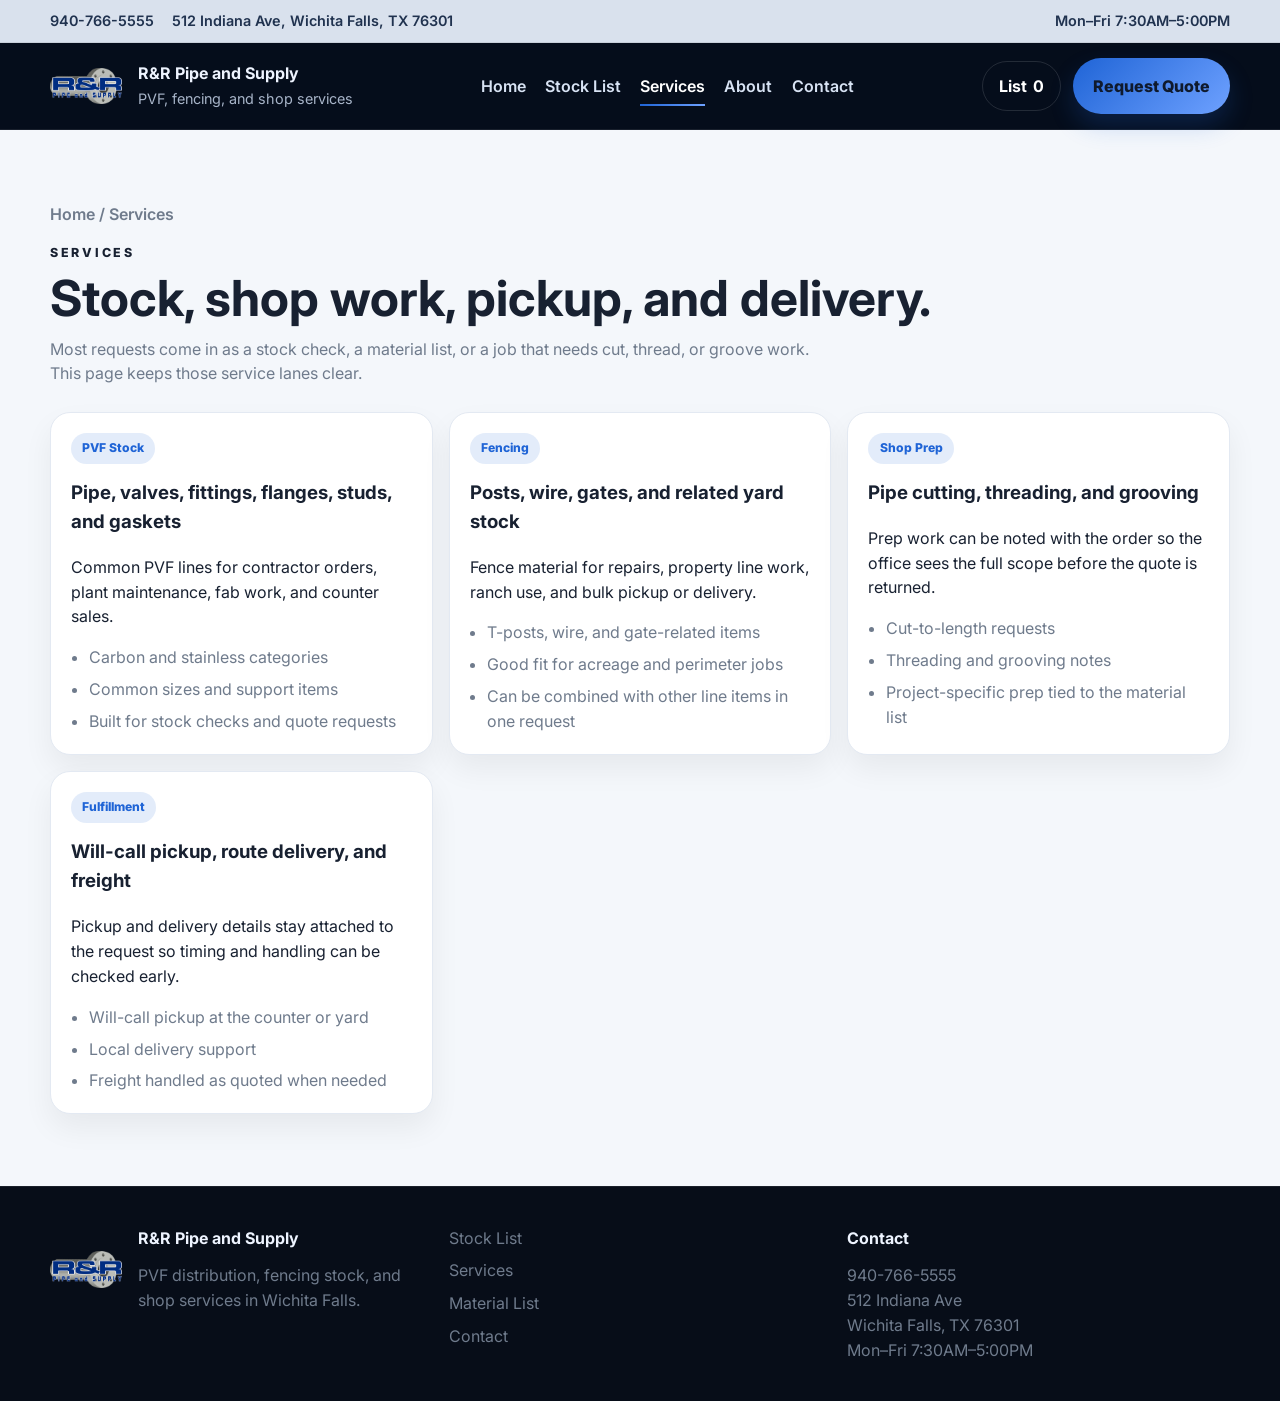
<file: services.html>
<!doctype html>
<html lang="en">
<head>
  <meta charset="UTF-8">
  <meta name="viewport" content="width=device-width, initial-scale=1.0">
  <title>Services | R&amp;R Pipe and Supply</title>
  <meta name="description" content="Review stock lines, shop prep, pickup, and delivery options from R&amp;R Pipe and Supply in Wichita Falls.">
  <link rel="preconnect" href="https://fonts.googleapis.com">
  <link rel="preconnect" href="https://fonts.gstatic.com" crossorigin>
  <link href="https://fonts.googleapis.com/css2?family=Inter:wght@400;500;600;700;800&display=swap" rel="stylesheet">
  <link rel="stylesheet" href="assets/css/styles.css">
</head>
<body>
  <div class="utility-bar">
    <div class="container utility-inner">
      <div class="utility-links">
        <a href="tel:9407665555">940-766-5555</a>
        <a href="https://maps.google.com/?q=512+Indiana+Ave+Wichita+Falls+TX+76301" target="_blank" rel="noreferrer">512 Indiana Ave, Wichita Falls, TX 76301</a>
      </div>
      <div class="utility-hours">Mon–Fri 7:30AM–5:00PM</div>
    </div>
  </div>
  <header class="site-header">
    <div class="container header-inner">
      <a class="brand" href="index.html">
        <img src="assets/images/logo.png" alt="R&amp;R Pipe and Supply logo">
        <div class="brand-copy">
          <strong>R&amp;R Pipe and Supply</strong>
          <span>PVF, fencing, and shop services</span>
        </div>
      </a>
      <nav class="nav" aria-label="Primary">
        <a href="index.html">Home</a>
        <a href="inventory.html">Stock List</a>
        <a href="services.html" aria-current="page">Services</a>
        <a href="about.html">About</a>
        <a href="contact.html">Contact</a>
      </nav>
      <div class="header-actions">
        <a class="cart-pill" href="cart.html">List <span data-cart-count>0</span></a>
        <a class="button button-primary" href="cart.html">Request Quote</a>
      </div>
    </div>
  </header>

  <main class="section section-light">
    <div class="container">
      <div class="breadcrumbs">Home / Services</div>
      <div class="section-kicker">Services</div>
      <h1 class="section-title">Stock, shop work, pickup, and delivery.</h1>
      <p class="section-intro">Most requests come in as a stock check, a material list, or a job that needs cut, thread, or groove work. This page keeps those service lanes clear.</p>
      <div class="service-grid">
        <article class="service-card">
          <span class="product-badge">PVF Stock</span>
          <h3>Pipe, valves, fittings, flanges, studs, and gaskets</h3>
          <p class="service-copy">Common PVF lines for contractor orders, plant maintenance, fab work, and counter sales.</p>
          <ul class="feature-list">
            <li>Carbon and stainless categories</li>
            <li>Common sizes and support items</li>
            <li>Built for stock checks and quote requests</li>
          </ul>
        </article>
        <article class="service-card">
          <span class="product-badge">Fencing</span>
          <h3>Posts, wire, gates, and related yard stock</h3>
          <p class="service-copy">Fence material for repairs, property line work, ranch use, and bulk pickup or delivery.</p>
          <ul class="feature-list">
            <li>T-posts, wire, and gate-related items</li>
            <li>Good fit for acreage and perimeter jobs</li>
            <li>Can be combined with other line items in one request</li>
          </ul>
        </article>
        <article class="service-card">
          <span class="product-badge">Shop Prep</span>
          <h3>Pipe cutting, threading, and grooving</h3>
          <p class="service-copy">Prep work can be noted with the order so the office sees the full scope before the quote is returned.</p>
          <ul class="feature-list">
            <li>Cut-to-length requests</li>
            <li>Threading and grooving notes</li>
            <li>Project-specific prep tied to the material list</li>
          </ul>
        </article>
        <article class="service-card">
          <span class="product-badge">Fulfillment</span>
          <h3>Will-call pickup, route delivery, and freight</h3>
          <p class="service-copy">Pickup and delivery details stay attached to the request so timing and handling can be checked early.</p>
          <ul class="feature-list">
            <li>Will-call pickup at the counter or yard</li>
            <li>Local delivery support</li>
            <li>Freight handled as quoted when needed</li>
          </ul>
        </article>
      </div>
    </div>
  </main>

  <footer class="site-footer">
    <div class="container footer-grid">
      <div>
        <div class="footer-brand">
          <img src="assets/images/logo.png" alt="R&amp;R Pipe and Supply logo">
          <div>
            <strong>R&amp;R Pipe and Supply</strong>
            <div class="footer-copy">PVF distribution, fencing stock, and shop services in Wichita Falls.</div>
          </div>
        </div>
      </div>
      <div class="footer-links">
        <a href="inventory.html">Stock List</a>
        <a href="services.html">Services</a>
        <a href="cart.html">Material List</a>
        <a href="contact.html">Contact</a>
      </div>
      <div>
        <strong>Contact</strong>
        <div class="footer-copy"><a href="tel:9407665555">940-766-5555</a><br><a href="https://maps.google.com/?q=512+Indiana+Ave+Wichita+Falls+TX+76301" target="_blank" rel="noreferrer">512 Indiana Ave<br>Wichita Falls, TX 76301</a><br>Mon–Fri 7:30AM–5:00PM</div>
      </div>
    </div>
  </footer>
  <script src="assets/js/products.js"></script>
  <script src="assets/js/site.js"></script>
</body>
</html>
</file>
<file: assets/css/styles.css>
:root {
  --bg: #08101f;
  --panel: #0f1b31;
  --panel-2: #152847;
  --text: #eef4ff;
  --muted: #a7b4c8;
  --line: rgba(255,255,255,.12);
  --accent: #1f64d6;
  --accent-2: #6ea1ff;
  --steel: #d8dee7;
  --white-panel: #ffffff;
  --white-text: #182131;
  --shadow: 0 18px 40px rgba(0,0,0,.24);
  --radius: 20px;
  --max: 1180px;
}

* { box-sizing: border-box; }
html { scroll-behavior: smooth; }
body {
  margin: 0;
  font-family: Inter, Arial, Helvetica, sans-serif;
  background: linear-gradient(180deg, #07101f 0%, #0d1930 42%, #12233f 100%);
  color: var(--text);
  line-height: 1.55;
}
a { color: inherit; text-decoration: none; }
img { max-width: 100%; display: block; }
button, input, select, textarea { font: inherit; }

.container { width: min(calc(100% - 2rem), var(--max)); margin: 0 auto; }
.section { padding: 4.5rem 0; }
.section-tight { padding: 3rem 0; }
.section-light {
  background: #f4f7fb;
  color: var(--white-text);
}
.section-light .section-title,
.section-light .section-intro,
.section-light p,
.section-light h1,
.section-light h2,
.section-light h3,
.section-light label span,
.section-light .section-kicker,
.section-light .detail-card,
.section-light .info-card,
.section-light .empty-state,
.section-light .summary-card,
.section-light .cart-item,
.section-light .product-card,
.section-light .filters,
.section-light .contact-grid,
.section-light .contact-card,
.section-light .checkout-form,
.section-light .service-card,
.section-light .intro-panel,
.section-light .feature-list,
.section-light .service-mini-card,
.section-light .list-note {
  color: var(--white-text);
}
.section-kicker {
  color: var(--accent-2);
  text-transform: uppercase;
  letter-spacing: .22em;
  font-size: .78rem;
  font-weight: 800;
}
.section-title {
  margin: .6rem 0 .8rem;
  font-size: clamp(2rem, 4vw, 3.1rem);
  line-height: 1.05;
}
.section-intro {
  margin: 0;
  max-width: 760px;
  color: var(--muted);
}

.utility-bar {
  background: #d9e1ed;
  color: #12233f;
  border-bottom: 1px solid rgba(0,0,0,.08);
  font-size: .9rem;
}
.utility-inner {
  min-height: 42px;
  display: flex;
  align-items: center;
  justify-content: space-between;
  gap: 1rem;
}
.utility-links {
  display: flex;
  flex-wrap: wrap;
  gap: 1.1rem;
}
.utility-links a,
.utility-hours {
  color: #20324f;
  font-weight: 600;
}

.site-header {
  position: sticky;
  top: 0;
  z-index: 20;
  border-bottom: 1px solid rgba(255,255,255,.08);
  backdrop-filter: blur(14px);
  background: rgba(6,14,28,.92);
}
.header-inner {
  display: flex;
  align-items: center;
  justify-content: space-between;
  gap: 1.25rem;
  min-height: 86px;
}
.brand {
  display: flex;
  align-items: center;
  gap: 1rem;
}
.brand img {
  width: 72px;
  height: 72px;
  object-fit: contain;
}
.brand-copy strong { display: block; font-size: 1rem; }
.brand-copy span { color: var(--muted); font-size: .9rem; }
.nav {
  display: flex;
  gap: 1.2rem;
  flex-wrap: wrap;
}
.nav a {
  color: #d8e3f4;
  font-weight: 600;
  position: relative;
}
.nav a:hover,
.nav a[aria-current="page"] { color: #fff; }
.nav a[aria-current="page"]::after,
.nav a:hover::after {
  content: '';
  position: absolute;
  left: 0; right: 0; bottom: -.45rem;
  height: 2px;
  background: linear-gradient(90deg, var(--accent), var(--accent-2));
}
.header-actions {
  display: flex;
  align-items: center;
  gap: .75rem;
}
.cart-pill {
  padding: .72rem 1rem;
  border: 1px solid rgba(255,255,255,.12);
  border-radius: 999px;
  color: #fff;
  font-weight: 700;
  display: inline-flex;
  align-items: center;
  gap: .4rem;
}
.button {
  display: inline-flex;
  align-items: center;
  justify-content: center;
  border: none;
  border-radius: 999px;
  padding: .95rem 1.25rem;
  font-weight: 800;
  cursor: pointer;
  transition: transform .15s ease, box-shadow .15s ease, background .15s ease;
}
.button:hover { transform: translateY(-1px); }
.button-primary {
  background: linear-gradient(135deg, var(--accent), var(--accent-2));
  color: #0f1a2d;
  box-shadow: 0 12px 24px rgba(31,100,214,.22);
}
.button-secondary {
  background: transparent;
  color: inherit;
  border: 1px solid rgba(255,255,255,.14);
}
.section-light .button-secondary { border-color: #d4dbe5; }
.full-width { width: 100%; }

.hero {
  position: relative;
  overflow: hidden;
}
.hero::before {
  content: '';
  position: absolute;
  inset: 0;
  background:
    radial-gradient(circle at top, rgba(110,161,255,.22), transparent 34%),
    linear-gradient(180deg, rgba(255,255,255,.02), rgba(255,255,255,0));
  pointer-events: none;
}
.hero-grid {
  display: grid;
  grid-template-columns: 1.08fr .92fr;
  gap: 2rem;
  align-items: center;
}
.hero-copy { position: relative; z-index: 1; }
.hero-card,
.detail-card,
.info-card,
.filters,
.summary-card,
.cart-item,
.empty-state,
.product-card,
.contact-card,
.checkout-form,
.service-card,
.intro-panel,
.service-mini-card,
.list-note {
  background: linear-gradient(180deg, rgba(255,255,255,.05), rgba(255,255,255,.02));
  border: 1px solid rgba(255,255,255,.08);
  border-radius: var(--radius);
  box-shadow: var(--shadow);
}
.hero-card {
  padding: 1.2rem;
}
.hero-logo-wrap {
  background:
    radial-gradient(circle at center, rgba(255,255,255,.12), rgba(0,0,0,.18) 52%, rgba(0,0,0,.05) 100%),
    linear-gradient(180deg, rgba(255,255,255,.06), rgba(255,255,255,.02));
  border-radius: 24px;
  padding: 1.5rem;
}
.hero-logo-wrap img {
  width: min(100%, 520px);
  margin: 0 auto;
}
.hero-side-note {
  margin-top: 1rem;
  padding: 1rem 1.1rem;
  border-radius: 18px;
  background: rgba(255,255,255,.05);
  border: 1px solid rgba(255,255,255,.08);
}
.hero-side-note strong { display: block; margin-bottom: .35rem; }
.hero-side-note p { margin: 0; color: var(--muted); }
.hero-actions {
  display: flex;
  gap: .9rem;
  flex-wrap: wrap;
  margin-top: 1.5rem;
}
.hero-points {
  list-style: none;
  padding: 0;
  margin: 1.5rem 0 0;
  display: grid;
  grid-template-columns: repeat(2, minmax(0, 1fr));
  gap: .9rem;
}
.hero-points li,
.detail-card,
.info-card,
.filters,
.summary-card,
.cart-item,
.empty-state,
.product-card,
.contact-card,
.checkout-form,
.service-card,
.intro-panel,
.service-mini-card,
.list-note {
  background: linear-gradient(180deg, rgba(255,255,255,.05), rgba(255,255,255,.02));
  border: 1px solid rgba(255,255,255,.09);
  border-radius: var(--radius);
  box-shadow: var(--shadow);
}
.hero-points li { padding: 1rem 1.1rem; }
.stat-grid,
.info-grid,
.contact-grid,
.footer-grid,
.value-grid,
.service-grid,
.service-mini-grid {
  display: grid;
  grid-template-columns: repeat(3, minmax(0, 1fr));
  gap: 1rem;
}
.stat-card {
  padding: 1rem 1.1rem;
  text-align: left;
}
.stat-card strong {
  display: block;
  font-size: 1.9rem;
  line-height: 1;
  margin-bottom: .35rem;
}
.success-banner {
  margin-top: 1.4rem;
  padding: 1rem 1.1rem;
  border-radius: 16px;
  background: rgba(111, 176, 255, .12);
  border: 1px solid rgba(111, 176, 255, .34);
  color: #e7f0ff;
  font-weight: 700;
}

.product-grid {
  display: grid;
  grid-template-columns: repeat(4, minmax(0, 1fr));
  gap: 1.2rem;
  margin-top: 2rem;
}
.product-card { overflow: hidden; }
.product-media {
  background: linear-gradient(180deg, rgba(31,100,214,.12), rgba(0,0,0,.04));
  aspect-ratio: 1 / .78;
  display: grid;
  place-items: center;
  padding: 1rem;
}
.product-media img {
  max-height: 210px;
  width: 100%;
  object-fit: contain;
}
.product-body { padding: 1.1rem; }
.product-meta-row,
.product-meta-list,
.product-actions,
.summary-line,
.cart-mini-specs,
.price-row,
.contact-lines,
.hours-list li {
  display: flex;
  justify-content: space-between;
  align-items: center;
  gap: .75rem;
  flex-wrap: wrap;
}
.product-badge {
  display: inline-flex;
  align-items: center;
  border-radius: 999px;
  background: rgba(31,100,214,.12);
  color: var(--accent);
  padding: .38rem .7rem;
  font-size: .76rem;
  font-weight: 800;
}
.product-sku,
.product-meta-list,
.product-machine,
.summary-note,
.footer-copy,
.footer-links a,
.breadcrumbs,
.section-light .section-intro,
.section-light .summary-note,
.feature-list li,
.card-note,
.service-copy,
.list-note {
  color: #6f7b8c;
}
.product-card h3 { margin: .8rem 0 .4rem; font-size: 1.08rem; }
.product-machine.large { font-size: 1.05rem; }
.product-actions { margin-top: 1rem; }

.filters,
.section-light .filters,
.section-light .empty-state,
.section-light .checkout-form,
.section-light .summary-card,
.section-light .cart-item,
.section-light .product-card,
.section-light .contact-card,
.section-light .service-card,
.section-light .intro-panel,
.section-light .service-mini-card,
.section-light .list-note {
  background: #fff;
  border-color: #e3e9f2;
  box-shadow: 0 14px 30px rgba(0,0,0,.06);
}
.filters {
  padding: 1rem;
  margin-top: 1.5rem;
  display: grid;
  grid-template-columns: 1.4fr .8fr .8fr;
  gap: .9rem;
}
.list-note {
  margin-top: 1rem;
  padding: .95rem 1rem;
  font-weight: 600;
}
.filters label,
.checkout-form label { display: grid; gap: .4rem; font-weight: 700; }
.filters input,
.filters select,
.checkout-form input,
.checkout-form textarea,
.checkout-form select {
  border: 1px solid rgba(0,0,0,.12);
  border-radius: 14px;
  min-height: 48px;
  padding: .85rem .95rem;
  background: #fff;
  color: #111;
}
.breadcrumbs { margin-bottom: 1rem; font-weight: 600; }

.product-detail-layout,
.cart-layout,
.checkout-layout,
.about-grid {
  display: grid;
  grid-template-columns: 1fr 1fr;
  gap: 1.5rem;
}
.about-card { align-self: start; }
.product-detail-image-wrap,
.checkout-form,
.contact-card,
.service-card,
.intro-panel,
.service-mini-card { padding: 1.25rem; }
.pad-card { padding: 1.25rem; }
.product-detail-copy { padding: .3rem 0; }
.product-detail-copy h1 { margin: .85rem 0 .35rem; font-size: clamp(2rem, 4vw, 3rem); color: #141414; }
.section-light .product-detail-copy p,
.section-light .product-detail-copy li,
.section-light .product-detail-copy h3,
.section-light .product-detail-copy strong,
.section-light .product-detail-copy span,
.section-light .product-detail-copy div,
.section-light .product-detail-copy h1 { color: #171717; }
.product-detail-image {
  width: 100%;
  background: linear-gradient(180deg, rgba(31,100,214,.09), rgba(0,0,0,.02));
  border-radius: 18px;
  padding: 1rem;
}
.spec-grid {
  display: grid;
  grid-template-columns: repeat(2, minmax(0, 1fr));
  gap: .85rem;
  margin: 1rem 0 1.2rem;
}
.spec-grid div {
  background: #f0f5fb;
  border-radius: 14px;
  padding: .9rem;
}
.spec-grid span { display: block; color: #6f7b8c; font-size: .8rem; }
.spec-grid strong { display: block; margin-top: .2rem; }
.detail-actions { display: flex; flex-wrap: wrap; gap: .9rem; margin: 1.4rem 0; }
.detail-block { margin-top: 1.4rem; }
.detail-block ul,
.feature-list,
.hours-list {
  margin: .6rem 0 0;
  padding-left: 1.1rem;
}
.hours-list {
  list-style: none;
  padding-left: 0;
}
.hours-list li + li { margin-top: .35rem; }

.cart-list,
.checkout-form { display: grid; gap: 1rem; }
.cart-item {
  padding: 1rem;
  display: grid;
  grid-template-columns: 140px 1fr auto;
  gap: 1rem;
  align-items: center;
}
.cart-item img {
  width: 140px;
  aspect-ratio: 1 / .8;
  object-fit: contain;
  background: linear-gradient(180deg, rgba(31,100,214,.08), rgba(0,0,0,.02));
  border-radius: 14px;
  padding: .75rem;
}
.cart-item-controls {
  display: grid;
  gap: .7rem;
  justify-items: end;
}
.cart-item-controls input {
  width: 90px;
  min-height: 46px;
  border-radius: 12px;
  border: 1px solid #d8d8d8;
  padding: .7rem;
}
.text-button {
  background: none;
  border: none;
  color: #c14e4e;
  font-weight: 700;
  cursor: pointer;
}
.summary-card { padding: 1.25rem; height: fit-content; }
.summary-card h3 { margin-top: 0; }
.summary-line { padding: .7rem 0; border-bottom: 1px solid rgba(0,0,0,.08); }
.summary-line.total { font-size: 1.05rem; font-weight: 800; }
.cart-empty { text-align: center; padding: 2.2rem; }

.section-heading h2 { margin-bottom: .25rem; }
.form-grid {
  display: grid;
  grid-template-columns: repeat(2, minmax(0, 1fr));
  gap: 1rem;
}
.form-grid .full { grid-column: 1 / -1; }
.section-light textarea { min-height: 140px; resize: vertical; }
.note-panel {
  background: #eef4ff;
  color: #183c78;
  border: 1px solid #c7d9ff;
  border-radius: 18px;
  padding: 1rem 1.1rem;
}

.intro-panel h3,
.service-card h3,
.service-mini-card h3,
.contact-card h3,
.summary-card h3,
.info-card h3 { margin-top: 0; }
.service-grid,
.service-mini-grid { margin-top: 1.6rem; }
.service-card .product-badge,
.service-mini-card .product-badge {
  margin-bottom: .9rem;
}
.feature-list li + li { margin-top: .45rem; }

.site-footer {
  background: #070d18;
  border-top: 1px solid rgba(255,255,255,.08);
  padding: 2.4rem 0;
}
.footer-grid { align-items: start; }
.footer-brand {
  display: flex;
  align-items: center;
  gap: 1rem;
}
.footer-brand img {
  width: 72px;
  height: 72px;
  object-fit: contain;
}
.footer-links { display: grid; gap: .5rem; justify-items: start; }
.footer-copy { margin-top: .8rem; }
.center-copy { text-align: center; }
.empty-state { padding: 2rem; }
.toast {
  position: fixed;
  right: 1rem;
  bottom: 1rem;
  z-index: 50;
  background: #10192a;
  color: #fff;
  border: 1px solid rgba(255,255,255,.12);
  border-radius: 16px;
  padding: .95rem 1.1rem;
  box-shadow: var(--shadow);
  opacity: 0;
  transform: translateY(12px);
  transition: opacity .18s ease, transform .18s ease;
}
.toast.show { opacity: 1; transform: translateY(0); }

@media (max-width: 980px) {
  .hero-grid,
  .product-detail-layout,
  .cart-layout,
  .checkout-layout,
  .about-grid,
  .footer-grid,
  .value-grid,
  .info-grid,
  .contact-grid,
  .product-grid,
  .stat-grid,
  .filters,
  .service-grid,
  .service-mini-grid {
    grid-template-columns: 1fr 1fr;
  }
  .header-inner {
    flex-wrap: wrap;
    justify-content: center;
    padding: .9rem 0;
  }
  .nav { justify-content: center; }
}

@media (max-width: 720px) {
  .utility-inner,
  .utility-links,
  .hero-grid,
  .product-detail-layout,
  .cart-layout,
  .checkout-layout,
  .about-grid,
  .footer-grid,
  .value-grid,
  .info-grid,
  .contact-grid,
  .product-grid,
  .stat-grid,
  .filters,
  .form-grid,
  .service-grid,
  .service-mini-grid {
    grid-template-columns: 1fr;
  }
  .utility-inner {
    display: grid;
    justify-items: center;
    padding: .6rem 0;
  }
  .utility-links {
    display: grid;
    gap: .25rem;
    text-align: center;
  }
  .cart-item {
    grid-template-columns: 1fr;
  }
  .cart-item-controls { justify-items: stretch; }
  .brand { flex-direction: column; text-align: center; }
  .brand-copy span { display: none; }
  .header-actions { width: 100%; justify-content: center; }
  .hero-points { grid-template-columns: 1fr; }
}
</file>
